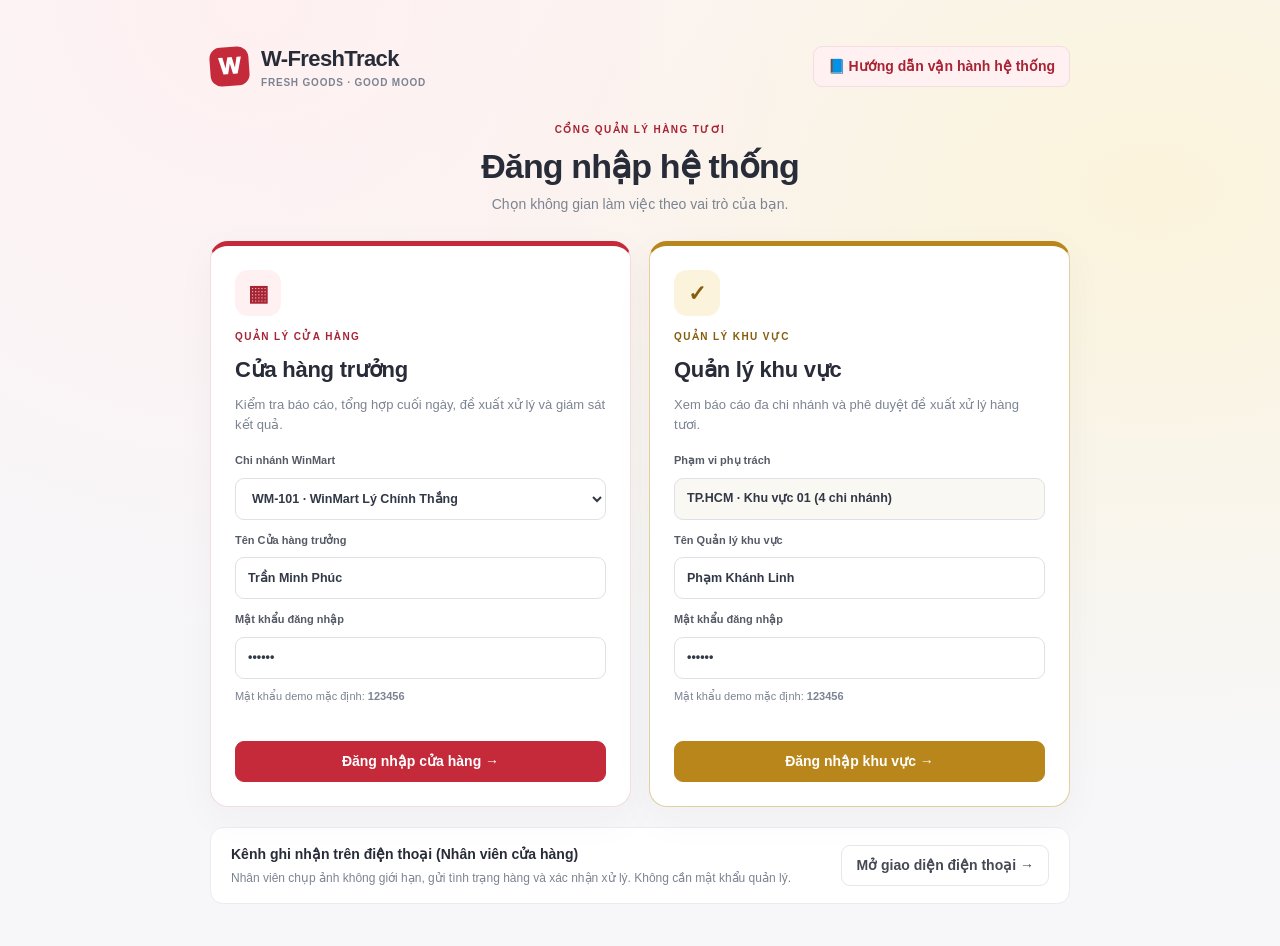
<file: index.html>
<!doctype html>
<html lang="vi">
<head>
  <meta charset="utf-8">
  <meta name="viewport" content="width=device-width,initial-scale=1">
  <title>Đăng nhập hệ thống · W-FreshTrack 0.8</title>
  <link rel="stylesheet" href="styles.css">
  <script src="script.js" defer></script>
</head>
<body data-route-role="login" data-route-page="login" data-mode="login" data-role="manager">
  <div class="mobile-mask" id="mask"></div>
  <div class="shell">
    <aside class="side" id="side"></aside>
    <div class="main">
      <header class="top" id="top"></header>
      <main class="workspace" id="app"></main>
    </div>
  </div>
  <div class="overlay" id="overlay"></div>
  <div class="toast" id="toast" role="status"></div>
  <noscript>Vui lòng bật JavaScript để sử dụng W-FreshTrack.</noscript>
</body>
</html>
</file>
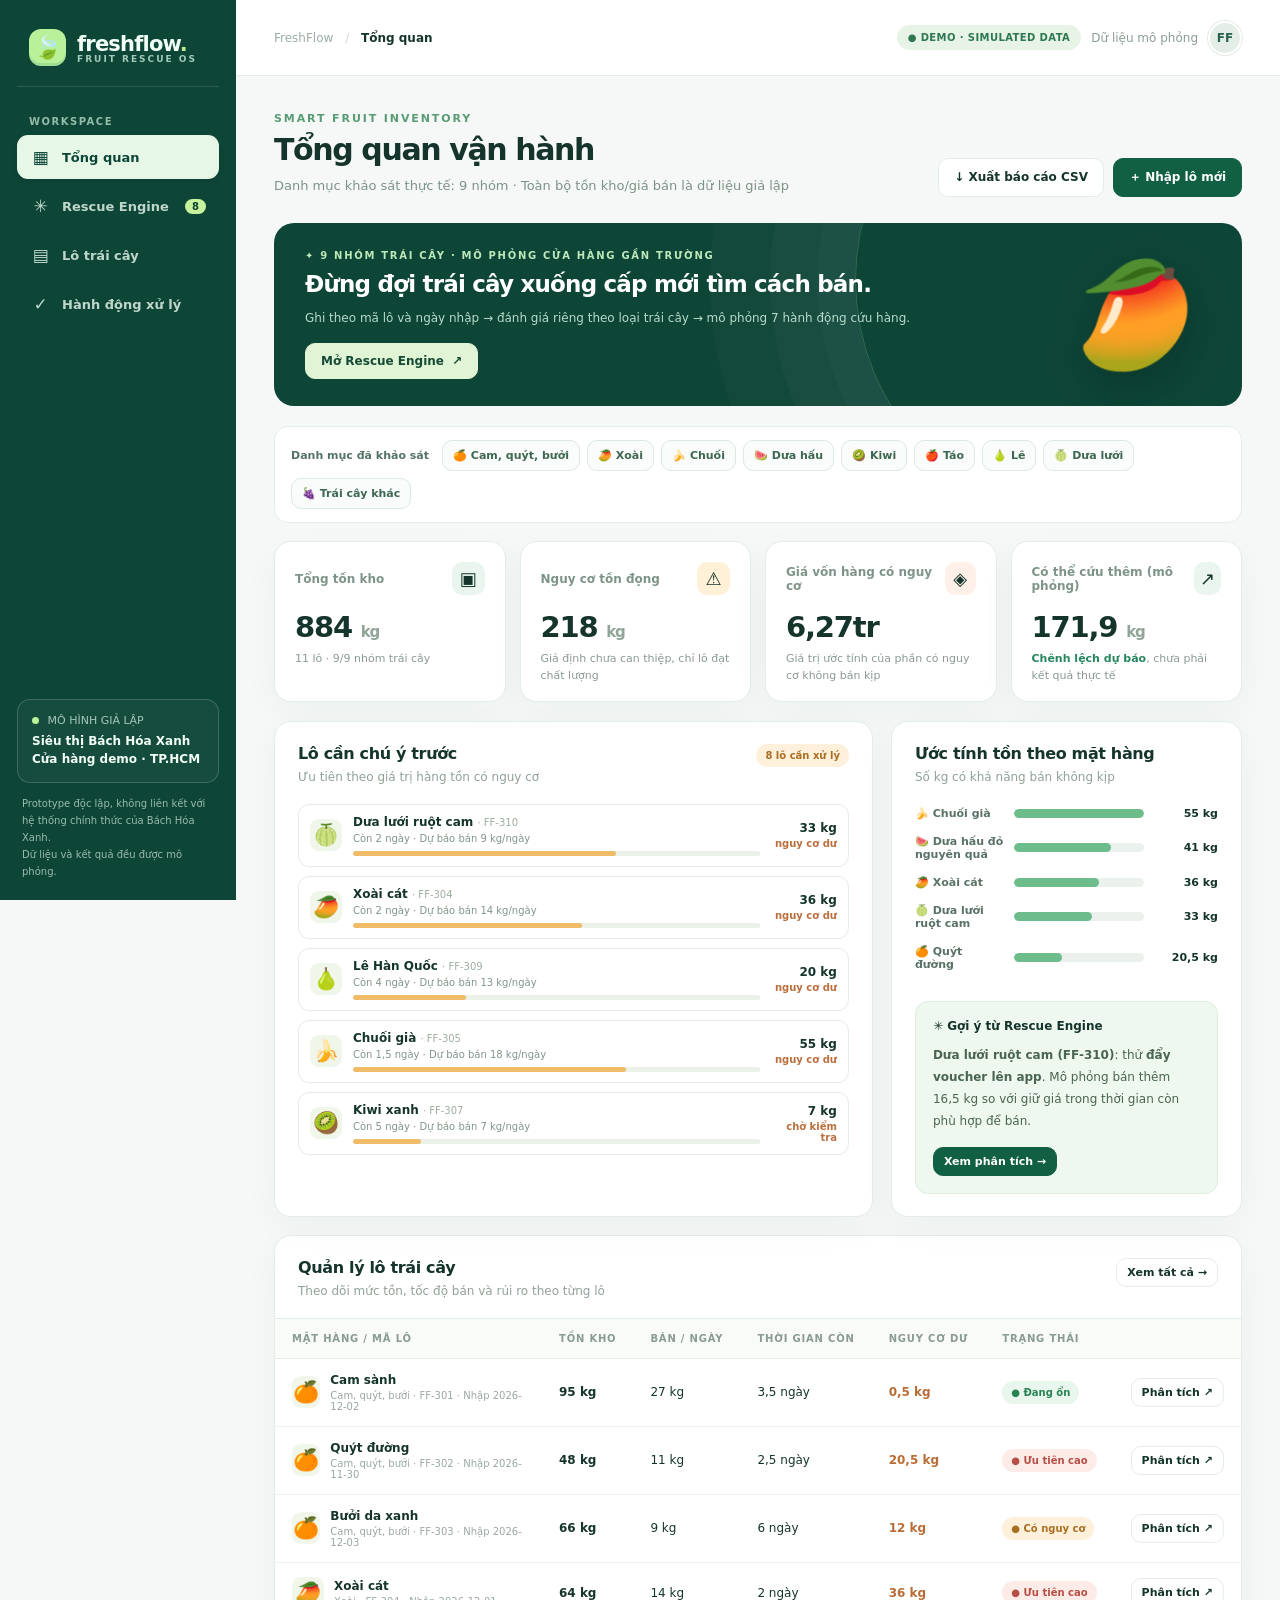
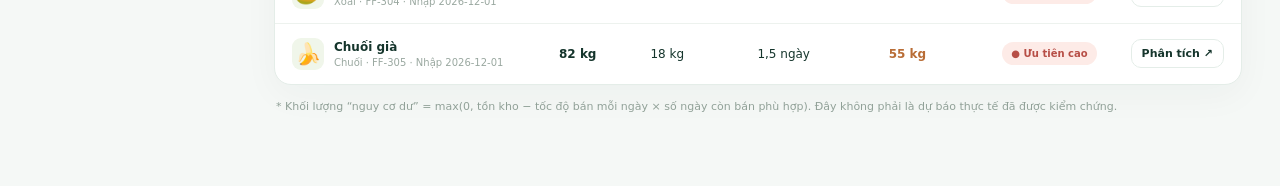
<file: index.html.html>
<!DOCTYPE html>
<html lang="vi">
<head>
  <meta charset="UTF-8" />
  <meta name="viewport" content="width=device-width, initial-scale=1.0" />
  <meta name="theme-color" content="#093f35" />
  <title>FreshFlow | Rescue Engine — giao diện tinh gọn</title>
  <style>
    :root{--ink:#15352c;--ink2:#3d574e;--muted:#84968e;--pine:#0d4537;--pine2:#14634b;--green:#218257;--mint:#cceddb;--lime:#dcf4ad;--canvas:#f5f8f6;--white:#ffffff;--line:#e4ede8;--amber:#b76c22;--amber-bg:#fff3dc;--red:#ba554f;--red-bg:#fff0ed;--shadow:0 10px 36px rgba(17,61,42,.04);--radius:17px;}
    *{box-sizing:border-box}body{margin:0;color:var(--ink);font-family:Inter,'Segoe UI',system-ui,-apple-system,sans-serif;background:var(--canvas);font-size:14px}button,input,select{font:inherit}button{cursor:pointer}button:disabled{cursor:not-allowed;opacity:.5}a{color:inherit;text-decoration:none}svg{display:block}.hidden{display:none!important}
    .app{display:grid;grid-template-columns:236px minmax(0,1fr);min-height:100vh}.sidebar{background:var(--pine);color:#f2fff7;padding:29px 17px 20px;display:flex;flex-direction:column;gap:24px;position:sticky;top:0;height:100vh;z-index:20}.brand{display:flex;align-items:center;gap:11px;padding:0 12px 20px;border-bottom:1px solid #ffffff20}.brand-mark{height:37px;width:37px;background:#b9f09a;border-radius:12px;display:grid;place-items:center;font-size:22px;box-shadow:inset 0 -3px 0 #399d6f33}.brand-name{font-weight:800;letter-spacing:-.8px;font-size:21px}.brand small{display:block;font-size:9px;color:#a3cbb9;letter-spacing:2px;font-weight:700;margin-top:-2px}.nav-title{font-size:10px;letter-spacing:1.5px;font-weight:800;color:#94bca9;margin:5px 12px 8px}.nav{display:grid;gap:5px}.nav-btn{background:transparent;color:#bfd7cb;border:none;border-radius:11px;padding:12px 13px;text-align:left;display:flex;align-items:center;gap:11px;width:100%;font-size:13px;font-weight:700}.nav-btn:hover{background:#ffffff10;color:white}.nav-btn.active{background:#e7f7e7;color:var(--pine);box-shadow:0 3px 6px #00000010}.nav-btn .ico{font-size:17px;width:21px;text-align:center}.nav-count{margin-left:auto;background:#c7f29e;border-radius:20px;padding:2px 7px;color:#0b3e2e;font-size:10px}.sidebar-bottom{margin-top:auto}.store-chip{border:1px solid #ffffff2c;border-radius:13px;padding:14px;background:#ffffff0a}.store-chip small{display:block;color:#a6c6ba;font-size:11px;margin-bottom:5px}.store-chip strong{font-size:12px;line-height:1.4}.store-dot{display:inline-block;width:7px;height:7px;background:#b9f09a;border-radius:50%;margin-right:5px}.sim-small{font-size:10px;color:#9bbcaf;line-height:1.7;margin-top:12px;padding:0 5px}
    .main{min-width:0}.topbar{height:76px;background:#fff;border-bottom:1px solid var(--line);display:flex;align-items:center;justify-content:space-between;padding:0 38px;gap:15px}.breadcrumb{color:#9baea3;font-size:12px}.breadcrumb strong{color:var(--ink);font-weight:800}.top-actions{display:flex;align-items:center;gap:10px}.pill{padding:7px 11px;border-radius:999px;background:#e8f3e8;color:#2c7950;font-size:10px;font-weight:800;letter-spacing:.4px}.date-text{font-size:12px;color:#8b9e93}.avatar{width:34px;height:34px;background:#e4ede7;border:2px solid #fff;box-shadow:0 0 0 1px #e2ede5;border-radius:50%;display:grid;place-items:center;color:#27634c;font-weight:800;font-size:12px}.mobile-toggle{display:none}.content{max-width:1470px;padding:36px 38px 70px;margin:0 auto}.section-eyebrow{font-size:11px;font-weight:800;letter-spacing:1.9px;text-transform:uppercase;color:#579c75;margin:0 0 7px}.headrow{display:flex;align-items:flex-end;justify-content:space-between;gap:15px;margin-bottom:26px}.headrow h1{font-size:30px;line-height:1.23;letter-spacing:-1.4px;margin:0 0 6px;font-weight:800}.subtitle{margin:0;color:#7e9288;font-size:13px;line-height:1.7}.action-group{display:flex;gap:9px;flex-wrap:wrap}.btn{border:1px solid var(--line);background:white;color:var(--ink);padding:10px 15px;border-radius:10px;font-size:12px;font-weight:800;display:inline-flex;align-items:center;gap:8px;justify-content:center;transition:transform .16s,box-shadow .16s}.btn:hover:not(:disabled){transform:translateY(-1px);box-shadow:0 4px 14px #153d2918}.btn-primary{border-color:#126044;background:#126044;color:white}.btn-ghost{background:#f7faf8}.btn-mint{background:#dff5d5;border-color:#dff5d5;color:#164a34}.btn-danger{background:#fff1ee;color:#b24f46;border-color:#ffdfdb}.btn-sm{padding:7px 10px;font-size:11px}.btn-block{width:100%}
    .hero{background:var(--pine);min-height:165px;border-radius:20px;color:white;padding:27px 31px;display:flex;justify-content:space-between;gap:20px;overflow:hidden;position:relative;margin-bottom:20px}.hero>*{z-index:1}.hero:after{content:'';position:absolute;right:-95px;top:-184px;width:480px;height:480px;border:1px solid #bdecb436;border-radius:50%;box-shadow:0 0 0 38px #ffffff06,0 0 0 85px #ffffff06,0 0 0 145px #ffffff05}.hero-eyebrow{font-size:10px;font-weight:800;letter-spacing:1.7px;color:#bde8b9}.hero h2{font-size:23px;letter-spacing:-.8px;margin:8px 0;max-width:670px;line-height:1.35}.hero p{color:#b8dbca;margin:0;line-height:1.7;font-size:12px}.hero .btn{margin-top:15px}.hero-art{width:155px;min-width:155px;display:grid;place-items:center;font-size:100px;filter:drop-shadow(0 15px 20px #031b1555);transform:rotate(-10deg)}
    .kpi-grid{display:grid;grid-template-columns:repeat(4,minmax(0,1fr));gap:14px;margin-bottom:19px}.card{background:var(--white);border:1px solid var(--line);border-radius:var(--radius);box-shadow:var(--shadow)}.kpi{padding:20px 20px 17px;min-width:0}.kpi-top{display:flex;align-items:center;justify-content:space-between;gap:5px}.kpi .kpi-label{color:#7e9488;font-size:12px;font-weight:700}.kpi-icon{width:33px;height:33px;border-radius:10px;display:grid;place-items:center;font-size:18px;background:#eaf5ef}.kpi-val{font-size:29px;letter-spacing:-1.2px;font-weight:800;margin:15px 0 7px;white-space:nowrap}.kpi-foot{font-size:11px;color:#8a9a91;line-height:1.5}.kpi-foot b{color:#26865d}.kpi-amber .kpi-icon{background:#fff0d8}.kpi-red .kpi-icon{background:#fff1e9}
    .dash-grid{display:grid;grid-template-columns:minmax(0,1.45fr) minmax(295px,.85fr);gap:18px;margin-bottom:18px}.card-head{padding:22px 23px 16px;display:flex;justify-content:space-between;gap:8px;align-items:flex-start}.card-title{margin:0 0 5px;font-size:16px;font-weight:800;letter-spacing:-.35px}.card-sub{margin:0;font-size:12px;color:#91a197;line-height:1.6}.card-body{padding:0 23px 22px}.risk-list{display:grid;gap:9px}.risk-row{display:grid;grid-template-columns:32px minmax(0,1fr) 66px;align-items:center;gap:11px;border:1px solid var(--line);padding:10px 11px;border-radius:11px;cursor:pointer;background:#fff;transition:background .15s}.risk-row:hover{background:#f5faf6}.fruit-emoji{width:32px;height:32px;display:grid;place-items:center;background:#f0f6ea;border-radius:9px;font-size:21px}.risk-name{font-size:12px;font-weight:800;white-space:nowrap;overflow:hidden;text-overflow:ellipsis}.risk-details{font-size:10px;color:#829488;margin-top:4px}.risk-right{text-align:right;font-size:12px;font-weight:800}.risk-right small{display:block;font-size:10px;font-weight:600;color:#ba6f3d;margin-top:3px}.progress{height:5px;width:100%;background:#ebf0e9;border-radius:12px;overflow:hidden;margin-top:7px}.progress>span{display:block;height:100%;background:#efbd69;border-radius:12px}.progress.safe>span{background:#62bb8c}.insight{margin:0 23px 22px;padding:17px;background:#eff8ee;border:1px solid #dceede;border-radius:13px}.insight h4{display:flex;gap:7px;align-items:center;margin:0 0 11px;font-size:12px}.insight p{margin:0;font-size:12px;line-height:1.85;color:#496452}.insight button{margin-top:15px}.mini-bars{display:grid;gap:15px;padding:3px 0 8px}.mini-bar-row{display:grid;grid-template-columns:90px minmax(0,1fr) 65px;gap:9px;align-items:center;font-size:11px}.mini-bar-row label{font-weight:700;color:#597265}.mini-bar-track{height:9px;background:#ebf1ec;border-radius:30px;overflow:hidden}.mini-bar-track span{display:block;height:100%;background:#6dbd8c;border-radius:30px}.mini-bar-row b{text-align:right;font-size:11px}
    .table-card{overflow:hidden}.table-wrap{overflow:auto}.table{width:100%;border-collapse:collapse;min-width:775px}.table th{font-weight:800;font-size:10px;letter-spacing:.8px;color:#8a9b91;text-align:left;background:#f9fbf9;padding:14px 17px;border-top:1px solid var(--line);border-bottom:1px solid var(--line);white-space:nowrap}.table td{padding:14px 17px;border-bottom:1px solid #edf2ee;font-size:12px}.table tr:last-child td{border-bottom:none}.table tr:hover td{background:#fcfefc}.table .name-td{font-weight:800;display:flex;align-items:center;gap:10px}.name-td small{display:block;color:#9aa8a0;font-weight:500;margin-top:3px;font-size:10px}.tag{border-radius:999px;padding:6px 9px;font-size:10px;font-weight:800;display:inline-block;white-space:nowrap}.tag-risk{background:#fff0dc;color:#a96f21}.tag-critical{background:#fdebe7;color:#b74e46}.tag-ok{background:#e9f6ee;color:#278353}.tag-hold{background:#efedf9;color:#7562a2}.tag-neutral{background:#e9f0ec;color:#667d70}.filterline{display:flex;gap:8px;flex-wrap:wrap;justify-content:space-between;padding:0 22px 18px}.search{border:1px solid var(--line);border-radius:10px;outline:none;background:#fff;padding:10px 12px;min-width:235px;font-size:12px;color:var(--ink)}.search:focus{border-color:#68b88a;box-shadow:0 0 0 3px #a9e1bd55}.small-note{margin:13px 2px 0;font-size:11px;color:#91a198;line-height:1.7}
    .workspace{display:grid;grid-template-columns:minmax(270px,.85fr) minmax(0,1.45fr);gap:18px}.workspace .card{min-width:0}.form-section{padding:20px 23px 22px;border-top:1px solid var(--line)}.field{margin-bottom:17px}.field:last-child{margin-bottom:0}.field label{font-size:11px;font-weight:800;color:#4a6256;display:flex;justify-content:space-between;margin-bottom:9px}.field output{color:#228453;font-weight:800}.field select,.field input:not([type=range]){border:1px solid #e1ebe3;background:#fff;border-radius:10px;padding:10px;width:100%;color:var(--ink);outline:none;font-size:12px}.field input[type=range]{accent-color:#18784d;width:100%;cursor:pointer}.field-hint{font-size:10px;color:#94a397;margin-top:7px;line-height:1.55}.setting-group{display:grid;grid-template-columns:1fr 1fr;gap:12px}.segmented{display:flex;flex-wrap:wrap;background:#f2f6f2;padding:4px;border-radius:10px;gap:2px}.segmented button{border:none;background:transparent;padding:8px 10px;border-radius:8px;flex:1;white-space:nowrap;font-size:11px;font-weight:800;color:#85978b}.segmented button.active{background:#fff;box-shadow:0 1px 5px #1b483018;color:#1c6848}.rule-note{background:#f5faf5;border:1px dashed #bedec8;border-radius:11px;padding:13px;color:#698172;font-size:11px;line-height:1.75}.risk-status{background:#fffaed;border:1px solid #fae4b6;border-radius:12px;padding:13px 15px;margin:0 23px 17px;font-size:12px;line-height:1.8;color:#91631b}.risk-status.good{background:#eff9f0;border-color:#c7eacc;color:#397b4e}.risk-status.blocked{background:#fff0ed;border-color:#ffd6d0;color:#ab504a}
    .reco-highlight{background:#0d4537;border-radius:14px;margin:0 22px 16px;padding:22px;color:white;position:relative;overflow:hidden}.reco-highlight:after{content:'✳';position:absolute;right:14px;top:-25px;font-size:160px;color:#ffffff09}.reco-highlight>*{position:relative;z-index:1}.reco-top{color:#bde7bd;font-size:10px;letter-spacing:1.7px;font-weight:800}.reco-title{font-size:21px;letter-spacing:-.8px;font-weight:800;margin:10px 0}.reco-desc{color:#bfdac9;font-size:11px;line-height:1.8;margin:0 0 17px}.reco-metrics{display:grid;grid-template-columns:repeat(3,1fr);gap:10px;border-top:1px solid #ffffff2e;padding-top:15px}.reco-metrics label{font-size:9px;color:#a3c8b4;display:block;margin-bottom:5px}.reco-metrics strong{font-size:18px;letter-spacing:-.5px}.compare-head{display:flex;justify-content:space-between;align-items:center;gap:12px;margin:0 22px 11px}.compare-head b{font-size:12px}.compare-table{padding:0 14px 14px}.compare-row{display:grid;grid-template-columns:minmax(0,1.2fr) 76px 80px 78px 20px;gap:10px;align-items:center;border:1px solid transparent;border-radius:11px;padding:13px 8px;margin:3px 0;cursor:pointer}.compare-row:hover{background:#f8fbf8}.compare-row.selected{background:#edf7ed;border-color:#d6edd8}.compare-row.invalid{opacity:.45;cursor:not-allowed}.compare-name{font-weight:800;font-size:11px}.compare-detail{font-size:10px;color:#8fa196;margin-top:4px}.compare-val{font-size:11px;font-weight:800;text-align:right}.compare-val small{display:block;color:#9bac9f;font-weight:600;font-size:9px;margin-top:3px}.compare-check{width:15px;height:15px;border:1.5px solid #cbdace;border-radius:50%;display:grid;place-items:center;color:white;font-size:10px}.compare-row.selected .compare-check{background:#278c59;border-color:#278c59}.compare-row.invalid .compare-check{background:transparent}.compare-column-head{display:grid;grid-template-columns:minmax(0,1.2fr) 76px 80px 78px 20px;gap:10px;padding:0 21px;font-size:9px;font-weight:800;color:#8fa296;letter-spacing:.2px}.compare-column-head span:not(:first-child){text-align:right}.compare-column-head span:last-child{text-align:center}.reco-actions{border-top:1px solid var(--line);padding:18px 23px;display:flex;justify-content:space-between;gap:10px;align-items:center;flex-wrap:wrap}.reco-actions small{font-size:10px;color:#8aa093;line-height:1.7;max-width:340px}.compare-tip{margin:0 22px 18px;border-radius:12px;background:#f8faf6;padding:12px 14px;font-size:11px;color:#657c6c;line-height:1.7}.negative{color:#b6574c!important}.positive{color:#208257!important}.tabs{display:flex;gap:9px;align-items:center}.filter-button{border:1px solid var(--line);background:#fff;padding:8px 12px;border-radius:10px;font-size:11px;font-weight:800;color:#73877c}.filter-button.active{color:#187549;background:#e9f6ec;border-color:#cde7d4}.empty{padding:40px;text-align:center;color:#95a397;font-size:13px}.footnote{font-size:10px;color:#879b8e;line-height:1.8;margin-top:14px}.action-list{display:grid;gap:12px}.action-item{display:grid;grid-template-columns:42px minmax(0,1fr) auto;gap:15px;align-items:center;border-bottom:1px solid var(--line);padding:16px 22px}.action-item:last-child{border:none}.action-item .fruit-emoji{width:42px;height:42px}.action-item h4{margin:0 0 5px;font-size:12px}.action-item p{margin:0;font-size:11px;color:#8d9c90;line-height:1.6}.note-box{background:#edf7ef;border-radius:12px;padding:15px 17px;color:#477058;line-height:1.8;font-size:12px;margin-bottom:18px}
    .modal-backdrop{position:fixed;inset:0;background:#112b23ad;z-index:55;display:grid;place-items:center;padding:18px;backdrop-filter:blur(4px)}.modal{background:#fff;border-radius:18px;padding:23px;width:min(620px,100%);box-shadow:0 25px 80px #031d1533;max-height:91vh;overflow:auto}.modal-head{display:flex;justify-content:space-between;align-items:center;margin-bottom:20px}.modal-head h3{margin:0;font-size:19px}.close{width:30px;height:30px;border:none;border-radius:8px;background:#f0f5f1;font-size:22px;color:#597669}.modal-grid{display:grid;grid-template-columns:1fr 1fr;gap:12px}.modal-grid .field{margin-bottom:3px}.modal .field label{margin-bottom:6px}.modal-actions{display:flex;gap:9px;justify-content:flex-end;margin-top:24px}.toast{position:fixed;bottom:24px;right:24px;background:#0f4435;color:#f4fff8;padding:14px 18px;border-radius:12px;box-shadow:0 14px 50px #0c2e2455;z-index:80;max-width:360px;font-size:12px;line-height:1.7;animation:pop .2s ease}.toast b{display:block;font-size:13px}.copyright{margin-top:23px;font-size:10px;color:#9aaa9e;line-height:1.8}.rule-details{font-size:11px;color:#5e7366;line-height:1.8;padding:14px 18px;background:#f9fcf9;border-radius:12px;border:1px solid var(--line);margin-top:14px}.rule-details code{background:#eaf4e8;border-radius:5px;padding:1px 5px;font-size:10px}
    @keyframes pop{from{transform:translateY(12px);opacity:0}to{transform:translateY(0);opacity:1}}@media(max-width:1140px){.app{grid-template-columns:203px minmax(0,1fr)}.content{padding:28px 24px 55px}.topbar{padding:0 24px}.kpi-grid{grid-template-columns:repeat(2,1fr)}.dash-grid{grid-template-columns:1fr}.workspace{grid-template-columns:1fr}.sidebar{padding-left:11px;padding-right:11px}}@media(max-width:720px){.app{display:block}.sidebar{position:fixed;width:245px;left:-265px;transition:left .25s}.sidebar.open{left:0;box-shadow:0 0 0 100vmax #09211988}.mobile-toggle{display:grid;width:34px;height:34px;place-items:center;border:1px solid var(--line);border-radius:9px;background:#fff;color:var(--ink);font-size:19px}.topbar{height:64px;padding:0 16px}.date-text{display:none}.content{padding:24px 15px 55px}.headrow{align-items:stretch;flex-direction:column;gap:15px}.headrow h1{font-size:26px}.action-group .btn{flex:1}.hero{padding:22px;min-height:unset}.hero h2{font-size:20px}.hero-art{display:none}.kpi-grid{gap:9px}.kpi{padding:16px}.kpi-val{font-size:22px}.kpi-foot{font-size:10px}.card-head{padding:17px}.card-body{padding:0 17px 17px}.risk-row{gap:8px}.setting-group{grid-template-columns:1fr 1fr}.reco-metrics strong{font-size:15px}.reco-highlight{padding:18px;margin:0 13px 15px}.compare-head{margin:0 13px 11px}.compare-column-head,.compare-row{grid-template-columns:minmax(0,1.2fr) 67px 67px 18px;gap:5px}.compare-column-head span:nth-child(4),.compare-row>div:nth-child(4){display:none}.compare-table{padding:0 7px 10px}.compare-row{padding:12px 5px}.reco-actions{padding:16px}.compare-tip{margin:0 14px 14px}.filterline{padding:0 16px 15px}.search{width:100%;min-width:0}.modal-grid{grid-template-columns:1fr}.top-actions .pill{display:none}.table th,.table td{padding:13px 11px}.action-item{grid-template-columns:38px minmax(0,1fr);gap:9px}.action-item>.btn{grid-column:2;justify-self:start}}

    .category-strip,.category-filters{display:flex;flex-wrap:wrap;align-items:center;gap:7px;padding:13px 16px;border:1px solid var(--line);background:white;border-radius:14px;margin:0 0 18px}.category-title{font-size:11px;font-weight:800;color:#557365;margin-right:6px}.category-chip{border:1px solid #dce9e1;background:#f9fcfa;color:#3e6751;padding:8px 10px;border-radius:10px;font-size:11px;font-weight:750;cursor:pointer;transition:.15s}.category-chip:hover,.category-chip.active{border-color:#90cbaa;background:#e5f6eb;color:#156142}.category-filters{margin:0 22px 15px;background:#fafffb}.tiny-count{display:inline-grid;place-items:center;border-radius:30px;background:#eaf0eb;color:#627d68;font-size:9px;min-width:19px;height:19px;padding:0 4px;margin-left:4px}.quality-prompt{background:#fff8ec;border:1px solid #f3e6cf;border-radius:9px;padding:9px 11px;color:#81622e;font-size:11px;line-height:1.6;margin-bottom:12px}
  
/* Rescue Engine — thiết kế tối giản, ưu tiên quyết định */
.sr-shell{max-width:1080px;margin:auto;display:grid;gap:18px}
.sr-lotbar{background:#fff;border:1px solid var(--line);border-radius:17px;padding:21px 25px;display:flex;align-items:center;justify-content:space-between;gap:15px}
.sr-steps{font-size:10px;font-weight:850;letter-spacing:1.2px;color:#698878;text-transform:uppercase;margin:0 0 7px}
.sr-lotbar h2{font-size:21px;letter-spacing:-.5px;margin:0 0 5px}.sr-lotbar p{color:#708778;font-size:12px;margin:0}
.sr-selectbox{min-width:290px;max-width:390px;flex:0 0 37%}.sr-selectbox label{display:block;font-size:11px;color:#718c7e;font-weight:700;margin-bottom:7px}
.sr-selectbox select{width:100%;border:1px solid #dde7e0;background:#fafffb;border-radius:11px;padding:12px;color:var(--ink);font-size:13px;font-weight:700}
.sr-risk{border:1px solid #f2dfbd;background:#fffaf1;border-radius:17px;padding:23px 27px;display:flex;align-items:center;gap:25px}
.sr-risk.good{background:#f2faf5;border-color:#d6ebdd}.sr-risk.hold{background:#fff3f1;border-color:#f6d9d4}
.sr-riskmain{flex:1;min-width:0}.sr-riskmain h3{font-size:20px;letter-spacing:-.55px;margin:3px 0 8px;line-height:1.35}.sr-riskmain p{margin:0;font-size:13px;line-height:1.65;color:#786d52;max-width:625px}.sr-risk.good p{color:#587864}.sr-risk.hold p{color:#8e605c}
.sr-riskfigure{flex:0 0 auto;min-width:152px;text-align:right;border-left:1px solid #e9dbbf;padding-left:22px}.sr-riskfigure strong{display:block;font-size:38px;font-weight:850;letter-spacing:-1.7px;line-height:1.1;color:#a46b25}.sr-riskfigure span{font-size:11px;color:#89775a;font-weight:650}.sr-risk.good .sr-riskfigure strong{color:#377953}
.sr-decision{border:1px solid #dceae1;background:white;border-radius:18px;box-shadow:0 10px 40px rgba(21,70,45,.045);overflow:hidden}
.sr-decision-header{padding:27px 30px 17px}.sr-topline{display:flex;align-items:center;gap:8px;font-size:11px;letter-spacing:.7px;font-weight:850;color:#23835d;text-transform:uppercase;margin-bottom:12px}
.sr-decision h2{font-size:32px;letter-spacing:-1.1px;line-height:1.15;margin:0 0 12px}.sr-explain{color:#60786a;font-size:14px;line-height:1.72;max-width:710px;margin:0}
.sr-metrics{margin:6px 30px 25px;display:grid;grid-template-columns:repeat(3,1fr);border:1px solid #e7eee8;border-radius:13px;overflow:hidden;background:#f9fbf9}
.sr-metric{padding:19px 20px;min-width:0}.sr-metric+.sr-metric{border-left:1px solid #e5eee8}.sr-metric span{display:block;font-size:12px;color:#788f80;font-weight:700;margin-bottom:8px}.sr-metric strong{font-size:25px;letter-spacing:-.6px;font-weight:850;color:#17553b;display:block;white-space:nowrap}.sr-metric:nth-child(3) strong{color:#536e60}.sr-metric small{display:block;color:#93a399;font-size:10px;margin-top:5px}
.sr-cta{border-top:1px solid #edf1ee;padding:18px 30px 21px;display:flex;align-items:center;justify-content:space-between;gap:16px}.sr-cta p{font-size:11px;color:#84978b;line-height:1.6;margin:0;max-width:510px}.sr-cta .btn{padding:13px 19px;font-size:13px;white-space:nowrap}
.sr-more{border:1px solid var(--line);border-radius:17px;background:#fff;overflow:hidden}
.sr-morehead{width:100%;border:0;background:#fff;display:flex;align-items:center;gap:13px;text-align:left;padding:21px 24px;color:var(--ink)}
.sr-morehead:hover{background:#fafcfb}.sr-morehead .sr-moreicon{width:38px;height:38px;flex:0 0 auto;border-radius:11px;background:#ecf5ee;display:grid;place-items:center;font-size:18px}
.sr-morehead strong{display:block;font-size:15px;margin-bottom:4px}.sr-morehead small{display:block;font-size:12px;color:#89a095}.sr-morehead .sr-arrow{margin-left:auto;color:#4c7861;font-size:20px}
.sr-optionlist{padding:0 23px 23px;display:grid;gap:8px}
.sr-option{display:flex;gap:12px;align-items:center;justify-content:space-between;width:100%;text-align:left;background:#fff;border:1px solid #e4ece6;border-radius:12px;padding:14px 16px;cursor:pointer;color:var(--ink)}
.sr-option:hover{background:#f8fbf9}.sr-option.chosen{border-color:#78be98;background:#f1faf3}.sr-option:disabled{opacity:.5;cursor:not-allowed}
.sr-option-title{font-weight:800;font-size:13px}.sr-option-sub{display:block;margin-top:4px;font-size:11px;color:#8a9d8e;line-height:1.5}
.sr-option-values{display:flex;flex-wrap:wrap;gap:18px;text-align:right;align-items:center;justify-content:flex-end}.sr-option-values b{font-size:13px;white-space:nowrap}.sr-option-values small{display:block;color:#94a69a;font-size:10px;margin-top:2px}
.sr-settings{padding:0 24px 25px;border-top:1px solid var(--line)}.sr-settings-intro{padding:18px 0 6px;color:#7b9283;font-size:12px;line-height:1.7}.sr-settings .field{margin-bottom:17px}.sr-settings .field label{font-size:12px}.sr-settings .field select{font-size:13px}
.sr-settings-grid{display:grid;grid-template-columns:repeat(2,1fr);column-gap:32px;row-gap:2px}.sr-wide{grid-column:1/-1}.sr-settings .rule-note{margin-top:12px}
.sr-foot{color:#8d9d92;font-size:11px;line-height:1.7;padding:2px 2px 8px}
@media(max-width:730px){.sr-lotbar,.sr-risk,.sr-cta{flex-direction:column;align-items:stretch}.sr-lotbar{padding:18px}.sr-selectbox{width:100%;max-width:none;min-width:0;flex:auto}.sr-risk{padding:20px;gap:12px}.sr-riskfigure{border:0;border-top:1px solid #e9dbbf;padding:12px 0 0;text-align:left}.sr-riskfigure strong{font-size:29px}.sr-decision-header{padding:22px 20px 10px}.sr-decision h2{font-size:27px}.sr-metrics{margin:10px 17px 18px}.sr-metric{padding:13px 9px}.sr-metric strong{font-size:18px}.sr-metric span{font-size:10px}.sr-cta{padding:18px}.sr-cta .btn{width:100%}.sr-option{align-items:stretch;flex-direction:column}.sr-option-values{text-align:left;justify-content:flex-start}.sr-settings-grid{grid-template-columns:1fr}.sr-wide{grid-column:auto}}
</style>
</head>
<body>
<div class="app">
  <aside class="sidebar" id="sidebar">
    <div class="brand"><div class="brand-mark">🍃</div><div><div class="brand-name">freshflow<span style="color:#bde995">.</span></div><small>FRUIT RESCUE OS</small></div></div>
    <div><div class="nav-title">WORKSPACE</div><nav class="nav">
      <button class="nav-btn active" data-view="overview"><span class="ico">▦</span> Tổng quan</button>
      <button class="nav-btn" data-view="engine"><span class="ico">✳</span> Rescue Engine <span class="nav-count" id="navRisk">0</span></button>
      <button class="nav-btn" data-view="inventory"><span class="ico">▤</span> Lô trái cây</button>
      <button class="nav-btn" data-view="actions"><span class="ico">✓</span> Hành động xử lý</button>
    </nav></div>
    <div class="sidebar-bottom"><div class="store-chip"><small><span class="store-dot"></span> MÔ HÌNH GIẢ LẬP</small><strong>Siêu thị Bách Hóa Xanh<br/>Cửa hàng demo · TP.HCM</strong></div><div class="sim-small">Prototype độc lập, không liên kết với hệ thống chính thức của Bách Hóa Xanh.<br/>Dữ liệu và kết quả đều được mô phỏng.</div></div>
  </aside>
  <main class="main">
    <header class="topbar">
      <div style="display:flex;align-items:center;gap:12px"><button class="mobile-toggle" id="mobileMenu" aria-label="Mở menu">☰</button><div class="breadcrumb">FreshFlow <span style="padding:0 8px;color:#cedad2">/</span> <strong id="crumb">Tổng quan</strong></div></div>
      <div class="top-actions"><span class="pill">● DEMO · SIMULATED DATA</span><span class="date-text"><span id="currentDate">Dữ liệu mô phỏng</span></span><span class="avatar">FF</span></div>
    </header>
    <div class="content">
      <section id="view-overview" class="view"></section>
      <section id="view-engine" class="view hidden"></section>
      <section id="view-inventory" class="view hidden"></section>
      <section id="view-actions" class="view hidden"></section>
    </div>
  </main>
</div>
<div id="modalLayer"></div><div id="toastHolder"></div>
<script>
(function(){
'use strict';
const CATEGORIES=[
 {id:'citrus',name:'Cam, quýt, bưởi',emoji:'🍊',elasticity:1.35,appReach:1.38,comboReach:1.20,transferMin:1.5,transferKg:1450,note:'Kiểm tra vỏ dập, mốc, mất nước; cam/quýt/bưởi không ngọt thêm sau thu hoạch. Phân loại theo sản phẩm cụ thể.'},
 {id:'mango',name:'Xoài',emoji:'🥭',elasticity:1.75,appReach:1.62,comboReach:1.32,transferMin:2.5,transferKg:1800,note:'Ghi độ chín và độ cứng theo giống; xoài chín mềm cần bán sớm, không ưu tiên chuyển xa.'},
 {id:'banana',name:'Chuối',emoji:'🍌',elasticity:1.9,appReach:1.75,comboReach:1.35,transferMin:2.5,transferKg:1600,note:'Ghi cấp độ chín bằng kiểm tra thực tế; chuối chín cần ưu tiên trưng bày, giảm giá đúng thời điểm.'},
 {id:'watermelon',name:'Dưa hấu',emoji:'🍉',elasticity:1.25,appReach:1.37,comboReach:1.12,transferMin:3.5,transferKg:3500,note:'Kiểm tra nứt, dập và điều kiện bốc xếp; dưa hấu nguyên quả không ngọt thêm sau thu hoạch. Tính chi phí vận chuyển cao hơn.'},
 {id:'kiwi',name:'Kiwi',emoji:'🥝',elasticity:1.3,appReach:1.48,comboReach:1.24,transferMin:2,transferKg:1700,note:'Đánh giá độ cứng và lịch sử bảo quản; thời gian bán phù hợp phải nhập theo từng lô.'},
 {id:'apple',name:'Táo',emoji:'🍎',elasticity:1.1,appReach:1.28,comboReach:1.20,transferMin:1.5,transferKg:1800,note:'Kiểm tra vết dập, độ giòn và điều kiện bảo quản; ưu tiên quản lý tồn kho hơn là giảm giá gấp.'},
 {id:'pear',name:'Lê',emoji:'🍐',elasticity:1.35,appReach:1.42,comboReach:1.25,transferMin:2,transferKg:1900,note:'Kiểm tra độ cứng, tổn thương bề mặt và độ chín theo giống; không suy từ ngày nhập duy nhất.'},
 {id:'melon',name:'Dưa lưới',emoji:'🍈',elasticity:1.65,appReach:1.55,comboReach:1.26,transferMin:2.5,transferKg:3200,note:'Kiểm tra nứt, dập, mùi và cuống theo giống; điều kiện bảo quản và độ chín ảnh hưởng thời gian bán.'},
 {id:'other',name:'Trái cây khác',emoji:'🍇',elasticity:1.5,appReach:1.40,comboReach:1.25,transferMin:2,transferKg:2000,note:'Nhân viên cần thiết lập tiêu chuẩn đánh giá chất lượng theo từng sản phẩm, không dùng quy tắc chung.'}
];
const CATEGORY_LOOKUP=Object.fromEntries(CATEGORIES.map(c=>[c.id,c]));
const categoryOf=l=>CATEGORY_LOOKUP[l.category]||CATEGORY_LOOKUP.other;
const daysAgo=n=>{const d=new Date();d.setDate(d.getDate()-n);return [d.getFullYear(),String(d.getMonth()+1).padStart(2,'0'),String(d.getDate()).padStart(2,'0')].join('-')};
// Ngày nhập, giá, lượng bán và ngày còn bán đều là DỮ LIỆU GIẢ LẬP; không phải chuẩn hạn dùng.
const SEED=[
 {id:'FF-301',category:'citrus',fruit:'Cam sành',qty:95,velocity:27,days:3.5,price:32000,cost:20000,quality:'Đạt',ripeness:'Chín vừa',received:daysAgo(2),target:1.5,trend:[21,29,25,27,28,30,27]},
 {id:'FF-302',category:'citrus',fruit:'Quýt đường',qty:48,velocity:11,days:2.5,price:45000,cost:29000,quality:'Đạt',ripeness:'Không áp dụng',received:daysAgo(4),target:1.7,trend:[9,12,10,10,11,12,11]},
 {id:'FF-303',category:'citrus',fruit:'Bưởi da xanh',qty:66,velocity:9,days:6,price:62000,cost:40000,quality:'Đạt',ripeness:'Không áp dụng',received:daysAgo(1),target:1.2,trend:[8,11,8,7,10,9,10]},
 {id:'FF-304',category:'mango',fruit:'Xoài cát',qty:64,velocity:14,days:2,price:56000,cost:36000,quality:'Đạt',ripeness:'Chín ăn ngay',received:daysAgo(3),target:1.65,trend:[12,16,13,15,14,13,14]},
 {id:'FF-305',category:'banana',fruit:'Chuối già',qty:82,velocity:18,days:1.5,price:27000,cost:17000,quality:'Đạt',ripeness:'Chín ăn ngay',received:daysAgo(3),target:1.85,trend:[22,19,21,17,20,18,18]},
 {id:'FF-306',category:'watermelon',fruit:'Dưa hấu đỏ nguyên quả',qty:134,velocity:31,days:3,price:18000,cost:11000,quality:'Đạt',ripeness:'Không áp dụng',received:daysAgo(1),target:1.45,trend:[29,34,31,30,29,33,31]},
 {id:'FF-307',category:'kiwi',fruit:'Kiwi xanh',qty:42,velocity:7,days:5,price:125000,cost:90000,quality:'Cần kiểm tra',ripeness:'Chín vừa',received:daysAgo(2),target:1.3,trend:[6,8,7,6,7,8,7]},
 {id:'FF-308',category:'apple',fruit:'Táo Fuji',qty:110,velocity:24,days:5,price:69000,cost:47000,quality:'Đạt',ripeness:'Không áp dụng',received:daysAgo(2),target:1.4,trend:[20,24,21,28,22,26,24]},
 {id:'FF-309',category:'pear',fruit:'Lê Hàn Quốc',qty:72,velocity:13,days:4,price:78000,cost:54000,quality:'Đạt',ripeness:'Chín vừa',received:daysAgo(2),target:1.5,trend:[11,13,12,14,11,15,13]},
 {id:'FF-310',category:'melon',fruit:'Dưa lưới ruột cam',qty:51,velocity:9,days:2,price:63000,cost:43000,quality:'Đạt',ripeness:'Chín ăn ngay',received:daysAgo(2),target:1.8,trend:[8,10,9,11,8,9,8]},
 {id:'FF-311',category:'other',fruit:'Thanh long (minh họa)',qty:120,velocity:33,days:4,price:29000,cost:16000,quality:'Đạt',ripeness:'Không áp dụng',received:daysAgo(1),target:1.6,trend:[32,29,34,30,35,33,33]}
].map(l=>({...l,emoji:categoryOf(l).emoji,store:'Cửa hàng demo'}));
const STORE_KEY='freshflow_bhx_9nhom_v3';
const clone=a=>JSON.parse(JSON.stringify(a));
const fromStorage=()=>{try{const v=JSON.parse(localStorage.getItem(STORE_KEY));return v&&Array.isArray(v.lots)&&Array.isArray(v.actions)?v:null}catch(e){return null}};
const stored=fromStorage();
let lots=stored?stored.lots:clone(SEED),actions=stored?stored.actions:[];
let selectedId='FF-305',selectedStrategy=null,view='overview',searchTerm='',filter='all',categoryFilter='all';
let compareOpen=false,advancedOpen=false;
let factors={demand:100,maxDiscount:25,minMargin:8,objective:'balance',daysOverride:null};
const labels={overview:'Tổng quan',engine:'Rescue Engine',inventory:'Lô trái cây',actions:'Hành động xử lý'};
const objLabel={profit:'Tối đa lãi',balance:'Cân bằng',waste:'Giảm hàng hủy'};
const STRATEGIES=[
 {id:'keep',name:'Giữ nguyên giá',sub:'Bán theo tốc độ hiện tại',discount:0,reach:1},
 {id:'off10',name:'Giảm giá 10%',sub:'Tem ưu đãi tại quầy',discount:.10,reach:1},
 {id:'off20',name:'Giảm giá 20%',sub:'Tem ưu đãi tại quầy',discount:.20,reach:1},
 {id:'off30',name:'Giảm giá 30%',sub:'Tem ưu đãi tại quầy',discount:.30,reach:1},
 {id:'combo',name:'Bán combo trái cây',sub:'Chiết khấu tương đương 12%',discount:.12,reach:1.34,variable:900},
 {id:'app',name:'Đẩy voucher lên app',sub:'Voucher 12% + tăng độ phủ',discount:.12,reach:1.55,fixed:50000},
 {id:'transfer',name:'Chuyển sang cửa hàng B',sub:'Chuyển 50% lô; mất 0,35 ngày',discount:0,reach:1}
];
const dNum=n=>new Intl.NumberFormat('vi-VN',{maximumFractionDigits:1}).format(n);
const money=n=>(n<0?'-':'')+new Intl.NumberFormat('vi-VN',{maximumFractionDigits:0}).format(Math.abs(Math.round(n)))+'đ';
const moneyShort=n=>{const x=Math.abs(n);return (n<0?'-':'')+(x>=1000000?(x/1000000).toFixed(2).replace('.',',')+'tr':x>=1000?Math.round(x/1000)+'k':Math.round(x)+'đ')};
const percent=n=>Math.round(n*100)+'%';
const escapeHtml=s=>String(s).replaceAll('&','&amp;').replaceAll('<','&lt;').replaceAll('>','&gt;').replaceAll('"','&quot;').replaceAll("'",'&#039;');
function save(){try{localStorage.setItem(STORE_KEY,JSON.stringify({lots,actions}))}catch(e){}}
function getLot(){return lots.find(x=>x.id===selectedId)||lots[0]||null}
function safeQty(n){return Number.isFinite(n)?Math.max(0,n):0}
function originalRisk(l){return Math.max(0,l.qty-l.velocity*l.days)}
function riskClass(l){if(l.quality!=='Đạt')return 'hold';const waste=originalRisk(l),portion=l.qty>0?waste/l.qty:0;if(portion>.40||l.days<=1)return 'critical';if(portion>.13||l.days<=2)return 'risk';return 'ok'}
function riskTag(l){let c=riskClass(l);return c==='hold'?(l.quality==='Không đạt'?'<span class="tag tag-critical">⛔ Không được bán</span>':'<span class="tag tag-hold">⏸ Chờ kiểm tra</span>'):c==='critical'?'<span class="tag tag-critical">● Ưu tiên cao</span>':c==='risk'?'<span class="tag tag-risk">● Có nguy cơ</span>':'<span class="tag tag-ok">● Đang ổn</span>'}
function demandMult(discount,elasticity,reach){return Math.pow(1/Math.max(.05,1-discount),elasticity)*reach}
function optimize(l,override=false){
 let horizon=override&&factors.daysOverride!==null?Number(factors.daysOverride):l.days;
 let demand=override?factors.demand/100:1;
 const cat=categoryOf(l),e=cat.elasticity,disposal=1500,qty=l.qty,rate=l.velocity*demand,fullCost=qty*l.cost;
 let outcomes=STRATEGIES.map(s=>{
   let allowed=l.quality==='Đạt'&&horizon>0&&s.discount*100<= (override?factors.maxDiscount:25) &&(l.price*(1-s.discount)>=l.cost*(1+(override?factors.minMargin:8)/100));
   let sold=0,fixed=s.fixed||0,variable=0,reason='';
   if(s.id==='transfer'){
     if(horizon<cat.transferMin)allowed=false;
     let moved=qty*.5,remaining=qty-moved;
     const localSold=Math.min(remaining,rate*horizon);
     const targetSold=Math.min(moved,rate*l.target*Math.max(0,horizon-.35));
     sold=localSold+targetSold;
     variable=moved*cat.transferKg;
     fixed=35000;
     reason=horizon<cat.transferMin?`Không ưu tiên chuyển nhóm ${cat.name.toLowerCase()} khi thời gian bán còn dưới ${cat.transferMin} ngày.`:'Cần xác nhận tồn kho, năng lực cửa hàng nhận và điều kiện vận chuyển.';
   }else{
     const categoryReach=s.id==='app'?cat.appReach:s.id==='combo'?cat.comboReach:1;
     sold=Math.min(qty,rate*horizon*demandMult(s.discount,e,categoryReach));
     variable=sold*(s.variable||0);
   }
   if(s.id==='combo')reason='Chỉ tính doanh thu phần trái cây; chưa tính lợi nhuận sản phẩm ghép.';
   if(s.id==='app')reason='Chi phí chiến dịch giả định 50.000đ/lô.';
   if(s.id==='keep')reason='Không phát sinh chi phí triển khai.';
   if(s.discount>0&&l.price*(1-s.discount)<l.cost*(1+(override?factors.minMargin:8)/100))reason='Không đạt ngưỡng biên lợi nhuận tối thiểu.';
   if(s.discount*100>(override?factors.maxDiscount:25))reason='Vượt trần mức giảm giá.';
   if(l.quality!=='Đạt')reason='Phải kiểm tra chất lượng trước khi được phép bán.';
   const waste=safeQty(qty-sold),revenue=sold*l.price*(1-s.discount),ops=fixed+variable,net=revenue-fullCost-ops-waste*disposal;
   return {...s,allowed,sold,waste,revenue,ops,net,horizon,reason};
 });
 const base=outcomes.find(x=>x.id==='keep');
 outcomes=outcomes.map(o=>({...o,delta:o.net-base.net,rescued:base.waste-o.waste,rate:qty>0?o.sold/qty:0,score:o.net-o.waste*(override?(factors.objective==='profit'?0:factors.objective==='balance'?6000:18000):6000)}));
 const ranked=outcomes.filter(x=>x.allowed).sort((a,b)=>b.score-a.score);
 return {outcomes,base,best:ranked[0]||null,days:horizon};
}
function totals(){const qty=lots.reduce((a,l)=>a+l.qty,0);let projectedWaste=0,avoided=0,valueAtRisk=0,critical=0;for(const l of lots){if(l.quality!=='Đạt'){critical++;continue}const result=optimize(l);projectedWaste+=result.base.waste;avoided+=Math.max(0,result.base.waste-(result.best?.waste??result.base.waste));valueAtRisk+=result.base.waste*l.cost;if(riskClass(l)==='critical'||riskClass(l)==='risk')critical++}return {qty,projectedWaste,avoided,valueAtRisk,critical};}
function fruitName(l){return `<span class="name-td"><span class="fruit-emoji">${l.emoji}</span><span>${escapeHtml(l.fruit)}<small>${escapeHtml(categoryOf(l).name)} · ${escapeHtml(l.id)} · Nhập ${escapeHtml(l.received||'Chưa ghi')}</small></span></span>`}
function onNav(next){view=next;document.querySelectorAll('.view').forEach(el=>el.classList.add('hidden'));document.getElementById('view-'+next).classList.remove('hidden');document.getElementById('crumb').textContent=labels[next];document.querySelectorAll('.nav-btn').forEach(btn=>btn.classList.toggle('active',btn.dataset.view===next));document.getElementById('sidebar').classList.remove('open');render()}
function header(eyebrow,title,sub,buttons=''){return `<div class="headrow"><div><p class="section-eyebrow">${eyebrow}</p><h1>${title}</h1><p class="subtitle">${sub}</p></div><div class="action-group">${buttons}</div></div>`}
function inventoryTable(items,canFilter=false){if(!items.length)return '<div class="empty">Không tìm thấy lô hàng phù hợp.</div>';return `<div class="table-wrap"><table class="table"><thead><tr><th>MẶT HÀNG / MÃ LÔ</th><th>TỒN KHO</th><th>BÁN / NGÀY</th><th>THỜI GIAN CÒN</th><th>NGUY CƠ DƯ</th><th>TRẠNG THÁI</th><th></th></tr></thead><tbody>${items.map(l=>`<tr><td>${fruitName(l)}</td><td><strong>${dNum(l.qty)} kg</strong></td><td>${dNum(l.velocity)} kg</td><td>${dNum(l.days)} ngày</td><td><b style="color:${originalRisk(l)>0?'#b96d36':'#218257'}">${dNum(originalRisk(l))} kg</b></td><td>${riskTag(l)}</td><td style="white-space:nowrap"><button class="btn btn-sm" data-open-lot="${escapeHtml(l.id)}">Phân tích ↗</button>${l.quality!=='Đạt'?` <button class="btn btn-sm" data-verify-lot="${escapeHtml(l.id)}">Kiểm định</button>`:''}</td></tr>`).join('')}</tbody></table></div>`}
function renderOverview(){const t=totals();let risky=[...lots].filter(l=>riskClass(l)!=='ok').sort((a,b)=>(originalRisk(b)*b.cost)-(originalRisk(a)*a.cost));let sorted=[...lots].filter(l=>l.quality==='Đạt').sort((a,b)=>originalRisk(b)-originalRisk(a)).slice(0,5);let max=Math.max(1,...sorted.map(l=>originalRisk(l)));const highlights=risky.filter(l=>l.quality==='Đạt');const top=highlights[0];let topEval=top?optimize(top):null;
 document.getElementById('view-overview').innerHTML=`${header('SMART FRUIT INVENTORY','Tổng quan vận hành','Danh mục khảo sát thực tế: 9 nhóm · Toàn bộ tồn kho/giá bán là dữ liệu giả lập',`<button class="btn" id="exportDashboard">↓ Xuất báo cáo CSV</button><button class="btn btn-primary" data-add-lot>＋ Nhập lô mới</button>`)}
 <div class="hero"><div><div class="hero-eyebrow">✦ 9 NHÓM TRÁI CÂY · MÔ PHỎNG CỬA HÀNG GẦN TRƯỜNG</div><h2>Đừng đợi trái cây xuống cấp mới tìm cách bán.</h2><p>Ghi theo mã lô và ngày nhập → đánh giá riêng theo loại trái cây → mô phỏng 7 hành động cứu hàng.</p><button class="btn btn-mint" data-nav="engine">Mở Rescue Engine <span>↗</span></button></div><div class="hero-art">🥭</div></div>
 <div class="category-strip"><span class="category-title">Danh mục đã khảo sát</span>${CATEGORIES.map(c=>`<button class="category-chip" data-category-nav="${c.id}">${c.emoji} ${c.name}</button>`).join('')}</div>
 <div class="kpi-grid">
   <div class="card kpi"><div class="kpi-top"><span class="kpi-label">Tổng tồn kho</span><span class="kpi-icon">▣</span></div><div class="kpi-val">${dNum(t.qty)} <span style="font-size:15px;color:#91a598;font-weight:600">kg</span></div><div class="kpi-foot">${lots.length} lô · ${new Set(lots.map(l=>l.category)).size}/9 nhóm trái cây</div></div>
   <div class="card kpi kpi-amber"><div class="kpi-top"><span class="kpi-label">Nguy cơ tồn đọng</span><span class="kpi-icon">⚠</span></div><div class="kpi-val">${dNum(t.projectedWaste)} <span style="font-size:15px;color:#91a598;font-weight:600">kg</span></div><div class="kpi-foot">Giả định chưa can thiệp, chỉ lô đạt chất lượng</div></div>
   <div class="card kpi kpi-red"><div class="kpi-top"><span class="kpi-label">Giá vốn hàng có nguy cơ</span><span class="kpi-icon">◈</span></div><div class="kpi-val">${moneyShort(t.valueAtRisk)}</div><div class="kpi-foot">Giá trị ước tính của phần có nguy cơ không bán kịp</div></div>
   <div class="card kpi"><div class="kpi-top"><span class="kpi-label">Có thể cứu thêm (mô phỏng)</span><span class="kpi-icon">↗</span></div><div class="kpi-val">${dNum(t.avoided)} <span style="font-size:15px;color:#91a598;font-weight:600">kg</span></div><div class="kpi-foot"><b>Chênh lệch dự báo</b>, chưa phải kết quả thực tế</div></div>
 </div>
 <div class="dash-grid"><div class="card"><div class="card-head"><div><h3 class="card-title">Lô cần chú ý trước</h3><p class="card-sub">Ưu tiên theo giá trị hàng tồn có nguy cơ</p></div><span class="tag tag-risk">${t.critical} lô cần xử lý</span></div><div class="card-body"><div class="risk-list">${risky.slice(0,5).map(l=>{const w=originalRisk(l);return `<div class="risk-row" data-open-lot="${escapeHtml(l.id)}"><div class="fruit-emoji">${l.emoji}</div><div><div class="risk-name">${escapeHtml(l.fruit)} <span style="font-weight:500;color:#9cae9e;font-size:10px">· ${escapeHtml(l.id)}</span></div><div class="risk-details">Còn ${dNum(l.days)} ngày · Dự báo bán ${dNum(l.velocity)} kg/ngày</div><div class="progress ${w===0?'safe':''}"><span style="width:${Math.min(100,w/l.qty*100)}%"></span></div></div><div class="risk-right">${dNum(w)} kg<small>${l.quality==='Đạt'?'nguy cơ dư':'chờ kiểm tra'}</small></div></div>`}).join('')||'<div class="empty">Chưa có lô nguy cơ.</div>'}</div></div></div>
 <div class="card"><div class="card-head"><div><h3 class="card-title">Ước tính tồn theo mặt hàng</h3><p class="card-sub">Số kg có khả năng bán không kịp</p></div></div><div class="card-body"><div class="mini-bars">${sorted.map(l=>`<div class="mini-bar-row"><label>${l.emoji} ${escapeHtml(l.fruit)}</label><div class="mini-bar-track"><span style="width:${Math.max(1,originalRisk(l)/max*100)}%"></span></div><b>${dNum(originalRisk(l))} kg</b></div>`).join('')}</div></div><div class="insight"><h4>✳ Gợi ý từ Rescue Engine</h4><p>${top&&topEval?.best?`<b>${escapeHtml(top.fruit)} (${escapeHtml(top.id)})</b>: thử <b>${escapeHtml(topEval.best.name.toLowerCase())}</b>. Mô phỏng bán thêm ${dNum(Math.max(0,topEval.best.rescued))} kg so với giữ giá trong thời gian còn phù hợp để bán.`:'Chọn một lô đạt chất lượng để nhận đề xuất phương án phù hợp.'}</p><button class="btn btn-primary btn-sm" data-open-lot="${escapeHtml(top?top.id:lots[0]?.id||'')}">Xem phân tích →</button></div></div></div>
 <div class="card table-card"><div class="card-head"><div><h3 class="card-title">Quản lý lô trái cây</h3><p class="card-sub">Theo dõi mức tồn, tốc độ bán và rủi ro theo từng lô</p></div><button class="btn btn-sm" data-nav="inventory">Xem tất cả →</button></div>${inventoryTable(lots.slice(0,5))}</div><p class="small-note">* Khối lượng “nguy cơ dư” = max(0, tồn kho − tốc độ bán mỗi ngày × số ngày còn bán phù hợp). Đây không phải là dự báo thực tế đã được kiểm chứng.</p>`;
}
function renderEngine(){
 const l=getLot();if(!l){document.getElementById('view-engine').innerHTML='<p>Chưa có lô hàng.</p>';return}
 const e=optimize(l,true),best=e.best;
 const selected=e.outcomes.find(o=>o.id===selectedStrategy&&o.allowed)||best;
 selectedStrategy=selected?.id||null;
 const blocked=l.quality!=='Đạt';
 const risk=e.base.waste,good=risk<=0;
 const riskLabel=blocked?'CẦN KIỂM TRA CHẤT LƯỢNG':good?'ĐANG TRONG TẦM KIỂM SOÁT':'CẢNH BÁO TỒN ĐỌNG';
 const riskTitle=blocked?'Chưa được phép đề xuất bán':good?'Lô này có khả năng bán kịp':'Có nguy cơ không bán hết trước khi xuống cấp';
 const riskBody=blocked?'Nhân viên cần kiểm tra trực tiếp và xác nhận chất lượng. Hệ thống tạm khóa mọi đề xuất bán để bảo đảm an toàn.':good?'Dự báo theo tốc độ bán hiện tại không phát sinh hàng dư. Tiếp tục theo dõi nếu sức mua thay đổi.':`Nếu giữ nguyên cách bán hiện tại, ước tính ${dNum(risk)} kg có thể không bán kịp. Hệ thống đã so sánh các phương án để giảm nguy cơ này.`;
 const explain=o=>{
  if(!o)return 'Không có phương án đáp ứng giới hạn hiện tại. Hãy kiểm tra lại chất lượng và chính sách.';
  if(o.id==='transfer')return 'Chuyển một phần lô sang cửa hàng B có nhu cầu giả định cao hơn; đã tính chi phí và thời gian vận chuyển.';
  if(o.id==='app')return 'Đề xuất ưu đãi trên ứng dụng để tiếp cận thêm khách hàng. Chi phí chiến dịch đã được tính trong mô phỏng.';
  if(o.id==='combo')return 'Ghép trái cây vào combo để tăng lượng bán. Lợi nhuận của sản phẩm đi kèm chưa được tính.';
  if(o.discount>0)return 'Điều chỉnh giá bán để kích cầu nhưng vẫn tuân thủ trần giảm giá và biên lợi nhuận tối thiểu.';
  return 'Tiếp tục bán với giá hiện tại và theo dõi lượng tiêu thụ; chưa cần khuyến mãi thêm.';
 };
 const delta=selected?.delta||0;
 const signedDelta=(delta>0?'+':'')+moneyShort(delta);
 const eligible=e.outcomes.filter(o=>o.allowed).sort((a,b)=>b.score-a.score);
 const options=e.outcomes.map(o=>`<button type="button" class="sr-option ${selected?.id===o.id?'chosen':''}" data-strategy="${o.id}" ${o.allowed?'':'disabled'}><div><span class="sr-option-title">${escapeHtml(o.name)} ${best?.id===o.id?'· ★ Đề xuất':''}</span><small class="sr-option-sub">${escapeHtml(o.allowed?o.sub:(o.reason||'Không đủ điều kiện'))}</small></div><div class="sr-option-values"><div><b>${o.rescued>=0?'+':''}${dNum(o.rescued)} kg</b><small>Bán thêm</small></div><div><b style="color:${o.delta<0?'#b76c22':'#197752'}">${o.delta>0?'+':''}${moneyShort(o.delta)}</b><small>Chênh lệch lãi/lỗ</small></div><div style="font-size:17px;color:#25855a">${selected?.id===o.id?'✓':'○'}</div></div></button>`).join('');
 document.getElementById('view-engine').innerHTML=`${header('TRỢ LÝ QUYẾT ĐỊNH','Rescue Engine','Một lô hàng · Một quyết định rõ ràng. Xem thông tin chi tiết chỉ khi cần.',`<button class="btn" id="exportEngine">↓ Xuất CSV</button><button class="btn btn-primary" data-add-lot>＋ Thêm lô</button>`)}
 <div class="sr-shell">
  <section class="sr-lotbar" aria-label="Chọn lô trái cây"><div><div class="sr-steps">BƯỚC 1 · CHỌN LÔ HÀNG</div><h2>${l.emoji} ${escapeHtml(l.fruit)}</h2><p>${escapeHtml(l.id)} · ${dNum(l.qty)} kg tồn · Còn ${dNum(e.days)} ngày bán phù hợp · ${riskTag(l)}</p></div><div class="sr-selectbox"><label for="lotSelector">Đổi lô trái cây</label><select id="lotSelector">${lots.map(x=>`<option value="${escapeHtml(x.id)}" ${x.id===l.id?'selected':''}>${x.emoji} ${escapeHtml(x.fruit)} · ${escapeHtml(x.id)}</option>`).join('')}</select></div></section>
  <section class="sr-risk ${blocked?'hold':good?'good':''}" aria-label="Cảnh báo tồn đọng"><div class="sr-riskmain"><div class="sr-steps">BƯỚC 2 · ${riskLabel}</div><h3>${riskTitle}</h3><p>${riskBody}</p></div><div class="sr-riskfigure"><strong>${blocked?'—':dNum(risk)+' kg'}</strong><span>${blocked?'Chờ kết quả kiểm tra':'Dự kiến tồn đọng nếu giữ giá'}</span></div></section>
  <section class="sr-decision"><div class="sr-decision-header"><div class="sr-topline">✦ BƯỚC 3 · ${selected&&selected.id!==best?.id?'PHƯƠNG ÁN ĐANG SO SÁNH':'HỆ THỐNG ĐỀ XUẤT'}</div><h2>${blocked?'Kiểm tra chất lượng trước':selected?escapeHtml(selected.name):'Chưa có đề xuất hợp lệ'}</h2><p class="sr-explain">${blocked?'Chỉ khi nhân viên xác nhận lô đạt yêu cầu, hệ thống mới cho phép tạo phiếu xử lý bán hàng.':explain(selected)}</p></div>
  ${selected&&!blocked?`<div class="sr-metrics"><div class="sr-metric"><span>Trái cây bán thêm</span><strong>${selected.rescued>0?'+':''}${dNum(selected.rescued)} kg</strong><small>So với giữ nguyên giá</small></div><div class="sr-metric"><span>Chênh lệch lãi/lỗ</span><strong style="color:${delta<0?'#a86b2e':''}">${signedDelta}</strong><small>So với giữ nguyên giá</small></div><div class="sr-metric"><span>Còn nguy cơ tồn</span><strong>${dNum(selected.waste)} kg</strong><small>Ước tính sau hành động</small></div></div>`:''}
  <div class="sr-cta"><p>${blocked?'Không thể tạo phiếu bán trước khi kiểm tra.':selected&&selected.id!==best?.id?'Đây là phương án m đang xem, không phải đề xuất đứng đầu.':'Đây là khuyến nghị mô phỏng. Quản lý cần kiểm tra điều kiện thực tế trước khi thực hiện.'}</p>${blocked?`<button class="btn btn-primary" data-verify-lot="${escapeHtml(l.id)}">Kiểm tra chất lượng →</button>`:`<button class="btn btn-primary" id="applyStrategy" ${selected?'':'disabled'}>Tạo phiếu xử lý →</button>`}</div>
  </section>
  <section class="sr-more"><button type="button" class="sr-morehead" data-toggle-compare aria-expanded="${compareOpen}"><span class="sr-moreicon">⇄</span><span><strong>So sánh các phương án khác</strong><small>${eligible.length} phương án hợp lệ · Chỉ mở khi cần phân tích sâu</small></span><span class="sr-arrow">${compareOpen?'⌃':'⌄'}</span></button>${compareOpen?`<div class="sr-optionlist">${options}</div>`:''}</section>
  <section class="sr-more"><button type="button" class="sr-morehead" data-toggle-advanced aria-expanded="${advancedOpen}"><span class="sr-moreicon">⚙</span><span><strong>Điều chỉnh giả định & xem cách tính</strong><small>Sức mua · Thời gian bán · Chính sách giá · Mục tiêu tối ưu</small></span><span class="sr-arrow">${advancedOpen?'⌃':'⌄'}</span></button>${advancedOpen?`<div class="sr-settings"><div class="sr-settings-intro">Các thông số dưới đây dùng để thử nghiệm. Không phải dữ liệu vận hành thật của Bách Hóa Xanh.</div><div class="sr-settings-grid"><div class="field"><label>Sức mua dự kiến <output id="demandOutput">${factors.demand}%</output></label><input type="range" id="demandSlider" min="50" max="180" step="5" value="${factors.demand}"/><div class="field-hint">100% = tốc độ bán gần đây.</div></div><div class="field"><label>Ngày còn bán phù hợp <output id="daysOutput">${dNum(e.days)} ngày</output></label><input type="range" id="daysSlider" min="0" max="14" step="0.5" value="${e.days}"/><div class="field-hint">Phải dựa vào kiểm tra chất lượng.</div></div><div class="field"><label>Trần giảm giá</label><select id="discountLimit"><option value="10" ${factors.maxDiscount==10?'selected':''}>10%</option><option value="20" ${factors.maxDiscount==20?'selected':''}>20%</option><option value="25" ${factors.maxDiscount==25?'selected':''}>25%</option><option value="30" ${factors.maxDiscount==30?'selected':''}>30%</option></select></div><div class="field"><label>Biên lợi nhuận tối thiểu</label><select id="marginLimit"><option value="0" ${factors.minMargin==0?'selected':''}>0% trên vốn</option><option value="8" ${factors.minMargin==8?'selected':''}>8% trên vốn</option><option value="15" ${factors.minMargin==15?'selected':''}>15% trên vốn</option><option value="25" ${factors.minMargin==25?'selected':''}>25% trên vốn</option></select></div><div class="field sr-wide"><label>Mục tiêu ưu tiên</label><div class="segmented"><button data-objective="profit" class="${factors.objective==='profit'?'active':''}">Tối đa lợi nhuận</button><button data-objective="balance" class="${factors.objective==='balance'?'active':''}">Cân bằng</button><button data-objective="waste" class="${factors.objective==='waste'?'active':''}">Giảm tồn đọng</button></div></div></div><button type="button" class="btn btn-sm" id="resetScenario" style="margin-top:9px">↺ Đặt lại giả định</button><details class="rule-details" style="margin-top:16px"><summary>Công thức và giới hạn mô hình</summary><p>Dự báo bán = min(tồn kho, tốc độ bán × ngày còn bán × hệ số phản ứng giá và kênh bán).</p><p>Chênh lệch lãi/lỗ = lãi/lỗ phương án được chọn − lãi/lỗ nếu giữ giá. Đã tính giá vốn cả lô, phí xử lý tồn dự kiến và chi phí vận hành giả định.</p><p>Hệ thống chỉ xem xét phương án thỏa kiểm tra chất lượng, trần giảm giá và biên lợi nhuận tối thiểu. Đây là mô hình heuristic giả lập, không phải AI được huấn luyện trên dữ liệu doanh nghiệp.</p><p>Lưu ý nhóm hàng: ${escapeHtml(categoryOf(l).note)}</p></details></div>`:''}</section>
  <p class="sr-foot">DEMO / SIMULATED DATA — Không kết nối với hệ thống bán hàng. Lượng hàng không bán kịp là nguy cơ tồn, chưa đồng nghĩa hư hỏng. Mọi phương án cần xác nhận thực địa.</p>
 </div>`;
}
function renderInventory(){let items=lots.filter(l=>(categoryFilter==='all'||l.category===categoryFilter)&&(filter==='all'||(filter==='risk'&&riskClass(l)!=='ok')||(filter==='ok'&&riskClass(l)==='ok'))&&(`${l.id} ${l.fruit} ${categoryOf(l).name}`.toLowerCase().includes(searchTerm.toLowerCase())));document.getElementById('view-inventory').innerHTML=`${header('BATCH MANAGEMENT','Danh sách lô trái cây','Phân loại 9 nhóm từ khảo sát của m; quản lý lô, ngày nhập và đánh giá chất lượng riêng.',`<button class="btn" id="resetDemo">↺ Khôi phục dữ liệu demo</button><button class="btn" id="exportInventory">↓ Xuất CSV</button><button class="btn btn-primary" data-add-lot>＋ Nhập lô mới</button>`)}<div class="card table-card"><div class="card-head"><div><h3 class="card-title">Danh mục hàng hóa <span class="tag tag-neutral">${items.length}/${lots.length} lô</span></h3><p class="card-sub">Chọn nhóm sản phẩm để lọc. Mỗi nhóm có hệ số mô phỏng và lưu ý đánh giá riêng.</p></div></div><div class="category-filters"><button class="category-chip ${categoryFilter==='all'?'active':''}" data-category="all">Tất cả 9 nhóm</button>${CATEGORIES.map(c=>`<button class="category-chip ${categoryFilter===c.id?'active':''}" data-category="${c.id}">${c.emoji} ${c.name} <span class="tiny-count">${lots.filter(l=>l.category===c.id).length}</span></button>`).join('')}</div><div class="filterline"><div class="tabs"><button class="filter-button ${filter==='all'?'active':''}" data-filter="all">Tất cả</button><button class="filter-button ${filter==='risk'?'active':''}" data-filter="risk">Cần chú ý</button><button class="filter-button ${filter==='ok'?'active':''}" data-filter="ok">Ổn định</button></div><input id="inventorySearch" class="search" placeholder="⌕ Tìm nhóm, tên hoặc mã lô..." value="${escapeHtml(searchTerm)}" /></div>${inventoryTable(items)}</div><p class="small-note">Ngày nhập và số ngày còn bán phù hợp là hai dữ liệu khác nhau. Ngày còn bán phải dựa trên kiểm tra, không tính máy móc bằng một hạn dùng chung cho cả loại trái cây. Dữ liệu hiện tại chỉ để demo.</p>`}
function renderActions(){document.getElementById('view-actions').innerHTML=`${header('EXECUTION LOG','Phiếu xử lý','Theo dõi đề xuất đã được tạo từ Rescue Engine. Không thực hiện giao dịch hay đổi giá thật.',`<button class="btn" id="exportActions">↓ Xuất nhật ký</button><button class="btn btn-primary" data-nav="engine">＋ Đề xuất mới</button>`)}<div class="note-box"><b>Quy trình mô phỏng:</b> Chọn phương án trong Rescue Engine → tạo phiếu xử lý → quản lý kiểm tra chất lượng, năng lực thực hiện và duyệt → nhân viên đánh dấu hoàn tất. Bản demo không kết nối POS, app hay kho thực tế.</div><div class="card"><div class="card-head"><div><h3 class="card-title">Nhật ký đề xuất</h3><p class="card-sub">${actions.length} phiếu đã được tạo</p></div><span class="tag tag-neutral">LOCAL DEMO</span></div><div class="action-list">${actions.length?actions.map(a=>`<div class="action-item"><div class="fruit-emoji">${a.emoji}</div><div><h4>${escapeHtml(a.fruit)} · ${escapeHtml(a.strategy)} <span class="tag ${a.status==='Hoàn tất'?'tag-ok':'tag-risk'}">${escapeHtml(a.status)}</span></h4><p>${escapeHtml(a.id)} · ${escapeHtml(a.time)} · Dự báo bán thêm ${dNum(a.rescued)} kg · ${a.delta>=0?'+':''}${money(a.delta)} so với giữ giá</p></div>${a.status==='Chờ duyệt'?`<button class="btn btn-sm" data-complete="${a.actionId}">✓ Đánh dấu hoàn tất</button>`:'<span style="font-size:11px;color:#7dab8d">Đã ghi nhận</span>'}</div>`).join(''):'<div class="empty"><div style="font-size:34px;margin-bottom:9px">🗂</div>Chưa có phiếu nào. Vào Rescue Engine để tạo đề xuất đầu tiên.</div>'}</div></div>`}
function render(){if(!getLot()&&lots.length)selectedId=lots[0].id;document.getElementById('navRisk').textContent=totals().critical;if(view==='overview')renderOverview();else if(view==='engine')renderEngine();else if(view==='inventory')renderInventory();else renderActions();}
function openLot(id){if(!lots.some(x=>x.id===id))return;selectedId=id;selectedStrategy=null;factors.daysOverride=null;compareOpen=false;advancedOpen=false;onNav('engine')}
function toast(title,sub=''){const holder=document.getElementById('toastHolder');holder.innerHTML=`<div class="toast"><b>${escapeHtml(title)}</b>${escapeHtml(sub)}</div>`;setTimeout(()=>{holder.innerHTML=''},4200)}
function openModal(){document.getElementById('modalLayer').innerHTML=`<div class="modal-backdrop" id="modalBackdrop"><form class="modal" id="addLotForm"><div class="modal-head"><h3>Nhập lô trái cây mới</h3><button class="close" type="button" data-close-modal>×</button></div><p class="subtitle" style="margin-bottom:18px">Ghi nhóm hàng theo danh mục cửa hàng và lưu ngày nhập, độ chín, chất lượng từng lô.</p><div class="modal-grid"><div class="field"><label for="newCategory">Nhóm trái cây *</label><select id="newCategory" name="category" required>${CATEGORIES.map(c=>`<option value="${c.id}">${c.emoji} ${c.name}</option>`).join('')}</select></div><div class="field"><label for="newFruit">Tên sản phẩm cụ thể *</label><input id="newFruit" name="fruit" maxlength="60" required placeholder="Ví dụ: Quýt đường" /></div><div class="field"><label for="newReceived">Ngày nhập *</label><input id="newReceived" name="received" type="date" required value="${daysAgo(0)}" /></div><div class="field"><label for="newRipeness">Độ chín khi kiểm tra</label><select id="newRipeness" name="ripeness"><option>Không áp dụng</option><option>Xanh / cứng</option><option>Chín vừa</option><option>Chín ăn ngay</option></select></div><div class="field"><label for="newQty">Tồn kho (kg) *</label><input id="newQty" name="qty" type="number" min="0.1" step="any" required value="50" /></div><div class="field"><label for="newVelocity">Ước lượng bán (kg/ngày) *</label><input id="newVelocity" name="velocity" type="number" min="0.1" step="any" required value="12" /></div><div class="field"><label for="newDays">Số ngày còn bán phù hợp *</label><input id="newDays" name="days" type="number" min="0" max="30" step="0.5" required value="2" /></div><div class="field"><label for="newPrice">Giá bán (đ/kg) *</label><input id="newPrice" name="price" type="number" min="1000" step="1000" required value="48000" /></div><div class="field"><label for="newCost">Giá vốn (đ/kg) *</label><input id="newCost" name="cost" type="number" min="1" step="any" required value="28000" /></div><div class="field"><label for="newQuality">Tình trạng kiểm tra *</label><select id="newQuality" name="quality"><option>Đạt</option><option>Cần kiểm tra</option><option>Không đạt</option></select></div><div class="field"><label for="newTarget">Sức mua cửa hàng B *</label><select name="target" id="newTarget"><option value="1.2">1,2 lần</option><option value="1.6" selected>1,6 lần</option><option value="2.0">2,0 lần</option><option value="2.5">2,5 lần</option></select></div></div><p class="small-note">Toàn bộ dữ liệu demo lưu ngay trong trình duyệt. “Ngày còn bán phù hợp” là đánh giá thủ công, không phải hạn dùng cố định.</p><div class="modal-actions"><button class="btn" type="button" data-close-modal>Hủy</button><button class="btn btn-primary" type="submit">Thêm lô & phân tích →</button></div></form></div>`;document.getElementById('newCategory').focus()}
function closeModal(){document.getElementById('modalLayer').innerHTML=''}
function qualityModal(id){const l=lots.find(x=>x.id===id);if(!l)return;document.getElementById('modalLayer').innerHTML=`<div class="modal-backdrop" id="modalBackdrop"><form class="modal" id="qualityForm" data-quality-id="${escapeHtml(id)}"><div class="modal-head"><h3>Kiểm định lô ${escapeHtml(id)}</h3><button class="close" type="button" data-close-modal>×</button></div><p class="subtitle" style="margin-bottom:22px">${l.emoji} ${escapeHtml(l.fruit)} · ${dNum(l.qty)} kg tồn kho. Cần có nhân viên kiểm tra thực tế trước khi xác nhận.</p><div class="field"><label for="qualitySelect">Kết quả quan sát của nhân viên</label><select id="qualitySelect"><option value="Cần kiểm tra" ${l.quality==='Cần kiểm tra'?'selected':''}>Cần kiểm tra thêm (khóa bán)</option><option value="Đạt" ${l.quality==='Đạt'?'selected':''}>Đạt yêu cầu bán hàng</option><option value="Không đạt" ${l.quality==='Không đạt'?'selected':''}>Không đạt yêu cầu (khóa bán / xử lý)</option></select></div><div class="rule-note">⚠ Đây chỉ là thao tác nhập kết quả kiểm tra. Phần mềm không thể tự xác nhận an toàn vệ sinh thực phẩm từ ngày nhập hoặc màu sắc trái cây.</div><div class="modal-actions"><button type="button" class="btn" data-close-modal>Hủy</button><button type="submit" class="btn btn-primary">Lưu kết quả</button></div></form></div>`}
function addLot(form){const fd=new FormData(form);const fruit=String(fd.get('fruit')||'').trim(),category=String(fd.get('category')||'other'),received=String(fd.get('received')||'');const qty=+fd.get('qty'),velocity=+fd.get('velocity'),days=+fd.get('days'),price=+fd.get('price'),cost=+fd.get('cost');if(!fruit||!CATEGORY_LOOKUP[category]||!/^\d{4}-\d{2}-\d{2}$/.test(received)||![qty,velocity,days,price,cost].every(Number.isFinite)||qty<=0||velocity<=0||days<0||price<=0||cost<=0){toast('Dữ liệu không hợp lệ','Kiểm tra lại các trường bắt buộc.');return}if(received>daysAgo(0)){toast('Ngày nhập không hợp lệ','Không được nhập ngày trong tương lai.');return}if(cost>price*3){toast('Cần kiểm tra giá vốn','Giá vốn quá cao so với giá bán; hãy xác nhận lại.');return}const id='FF-'+String(Math.max(311,...lots.map(l=>parseInt(l.id.split('-')[1])||311))+1);lots.unshift({id,category,fruit,emoji:CATEGORY_LOOKUP[category].emoji,received,ripeness:String(fd.get('ripeness')||'Không áp dụng'),qty,velocity,days,price,cost,quality:String(fd.get('quality')),store:'Cửa hàng demo',target:+fd.get('target'),trend:[]});save();selectedId=id;selectedStrategy=null;factors.daysOverride=null;closeModal();onNav('engine');toast('Đã thêm '+id,'Mở mô phỏng phân tích cho '+fruit)}
function createAction(){const l=getLot(),r=optimize(l,true);const selected=r.outcomes.find(o=>o.id===selectedStrategy&&o.allowed);if(!l||!selected){toast('Không thể tạo phiếu','Chọn phương án hợp lệ sau khi kiểm tra chất lượng.');return}const time=new Date().toLocaleString('vi-VN',{hour:'2-digit',minute:'2-digit',day:'2-digit',month:'2-digit',year:'numeric'});actions.unshift({actionId:'ACT-'+Date.now(),id:l.id,emoji:l.emoji,fruit:l.fruit,strategy:selected.name,rescued:selected.rescued,delta:selected.delta,status:'Chờ duyệt',time});save();toast('Đã tạo phiếu xử lý','Phiếu được đưa vào danh sách chờ duyệt (mô phỏng).');onNav('actions')}
function resetScenario(){factors={demand:100,maxDiscount:25,minMargin:8,objective:'balance',daysOverride:null};selectedStrategy=null;renderEngine()}
function csv(rows,filename){const escapeCSV=v=>'"'+String(v??'').replaceAll('"','""')+'"';const contents='\ufeff'+rows.map(r=>r.map(escapeCSV).join(',')).join('\r\n');const blob=new Blob([contents],{type:'text/csv;charset=utf-8;'});const a=document.createElement('a');a.href=URL.createObjectURL(blob);a.download=filename;document.body.appendChild(a);a.click();setTimeout(()=>{URL.revokeObjectURL(a.href);a.remove()},100)}
function exportFile(actionsOnly=false){if(actionsOnly){csv([['Mã phiếu','Mã lô','Trái cây','Phương án','Cứu thêm (kg)','Chênh lệch lãi/lỗ (VND)','Trạng thái','Ngày tạo'],...actions.map(a=>[a.actionId,a.id,a.fruit,a.strategy,a.rescued,a.delta,a.status,a.time])],'freshflow_nhat_ky_xu_ly.csv');toast('Đã xuất CSV','Nhật ký phiếu xử lý giả lập.');return}csv([['Mã lô','Nhóm hàng','Trái cây','Ngày nhập','Độ chín','Tồn (kg)','Bán/ngày (kg)','Ngày còn bán phù hợp','Giá bán VND/kg','Giá vốn VND/kg','Chất lượng','Dư dự báo nếu giữ giá (kg)','Phương án gợi ý','Lượng bán thêm dự báo (kg)','Chênh lệch lãi/lỗ (VND)'],...lots.map(l=>{let r=optimize(l);return [l.id,categoryOf(l).name,l.fruit,l.received||'',l.ripeness||'',l.qty,l.velocity,l.days,l.price,l.cost,l.quality,Math.round(r.base.waste*10)/10,r.best?.name||'Chờ kiểm tra',Math.round((r.best?.rescued||0)*10)/10,Math.round(r.best?.delta||0)]})],'freshflow_bao_cao_lo_trai_cay.csv');toast('Đã xuất báo cáo CSV','Mở bằng Excel để xem dữ liệu mô phỏng.');}
// Event delegation: all view re-renders remain interactive.
document.addEventListener('click',e=>{
 const nav=e.target.closest('[data-nav]');if(nav){onNav(nav.dataset.nav);return}
 const menu=e.target.closest('#mobileMenu');if(menu){document.getElementById('sidebar').classList.toggle('open');return}
 const navBtn=e.target.closest('.nav-btn[data-view]');if(navBtn){onNav(navBtn.dataset.view);return}
 const verify=e.target.closest('[data-verify-lot]');if(verify){qualityModal(verify.dataset.verifyLot);return}
 const open=e.target.closest('[data-open-lot]');if(open){openLot(open.dataset.openLot);return}
 const strategy=e.target.closest('[data-strategy]');if(strategy){selectedStrategy=strategy.dataset.strategy;compareOpen=true;renderEngine();return}
 if(e.target.closest('[data-toggle-compare]')){compareOpen=!compareOpen;renderEngine();return}
 if(e.target.closest('[data-toggle-advanced]')){advancedOpen=!advancedOpen;renderEngine();return}
 const objective=e.target.closest('[data-objective]');if(objective){factors.objective=objective.dataset.objective;selectedStrategy=null;renderEngine();return}
 const catNav=e.target.closest('[data-category-nav]');if(catNav){categoryFilter=catNav.dataset.categoryNav;filter='all';searchTerm='';onNav('inventory');return}
 const catFilter=e.target.closest('[data-category]');if(catFilter){categoryFilter=catFilter.dataset.category;renderInventory();return}
 const filt=e.target.closest('[data-filter]');if(filt){filter=filt.dataset.filter;renderInventory();return}
 if(e.target.closest('[data-add-lot]')){openModal();return}
 if(e.target.closest('[data-close-modal]')||e.target.id==='modalBackdrop'){closeModal();return}
 if(e.target.closest('#resetScenario')){resetScenario();return}
 if(e.target.closest('#resetDemo')){if(confirm('Khôi phục dữ liệu minh họa 9 nhóm trái cây? Các phiếu và lô đã tự thêm trong bản demo sẽ mất.')){lots=clone(SEED);actions=[];selectedId='FF-305';categoryFilter='all';filter='all';searchTerm='';save();render();toast('Đã khôi phục dữ liệu mẫu','11 lô thuộc đủ 9 nhóm trái cây.')}return}
 if(e.target.closest('#applyStrategy')){createAction();return}
 if(e.target.closest('#exportDashboard')||e.target.closest('#exportEngine')||e.target.closest('#exportInventory')){exportFile();return}
 if(e.target.closest('#exportActions')){exportFile(true);return}
 const done=e.target.closest('[data-complete]');if(done){const a=actions.find(x=>x.actionId===done.dataset.complete);if(a){a.status='Hoàn tất';save();renderActions();toast('Đã cập nhật phiếu','Đã đánh dấu hoàn tất trong bản demo.')}return}
});
document.addEventListener('input',e=>{if(e.target.id==='demandSlider'){factors.demand=+e.target.value;document.getElementById('demandOutput').textContent=factors.demand+'%'}if(e.target.id==='daysSlider'){factors.daysOverride=+e.target.value;document.getElementById('daysOutput').textContent=dNum(factors.daysOverride)+' ngày'}if(e.target.id==='inventorySearch'){const cursor=e.target.selectionStart;searchTerm=e.target.value;renderInventory();const s=document.getElementById('inventorySearch');s.focus();s.setSelectionRange(cursor,cursor)}});
document.addEventListener('change',e=>{if(e.target.id==='demandSlider'||e.target.id==='daysSlider'){selectedStrategy=null;renderEngine();return}if(e.target.id==='lotSelector'){selectedId=e.target.value;factors.daysOverride=null;selectedStrategy=null;renderEngine()}if(e.target.id==='discountLimit'){factors.maxDiscount=+e.target.value;selectedStrategy=null;renderEngine()}if(e.target.id==='marginLimit'){factors.minMargin=+e.target.value;selectedStrategy=null;renderEngine()}});
document.addEventListener('submit',e=>{if(e.target.id==='addLotForm'){e.preventDefault();addLot(e.target)}if(e.target.id==='qualityForm'){e.preventDefault();const l=lots.find(x=>x.id===e.target.dataset.qualityId);if(l){l.quality=document.getElementById('qualitySelect').value;save();closeModal();render();toast('Đã cập nhật chất lượng',l.quality==='Đạt'?'Lô đủ điều kiện để phân tích phương án bán.':'Hệ thống sẽ không đề xuất bán lô này.')}}});
document.addEventListener('keydown',e=>{if(e.key==='Escape')closeModal()});
render();
})();
</script>
</body>
</html>
</file>
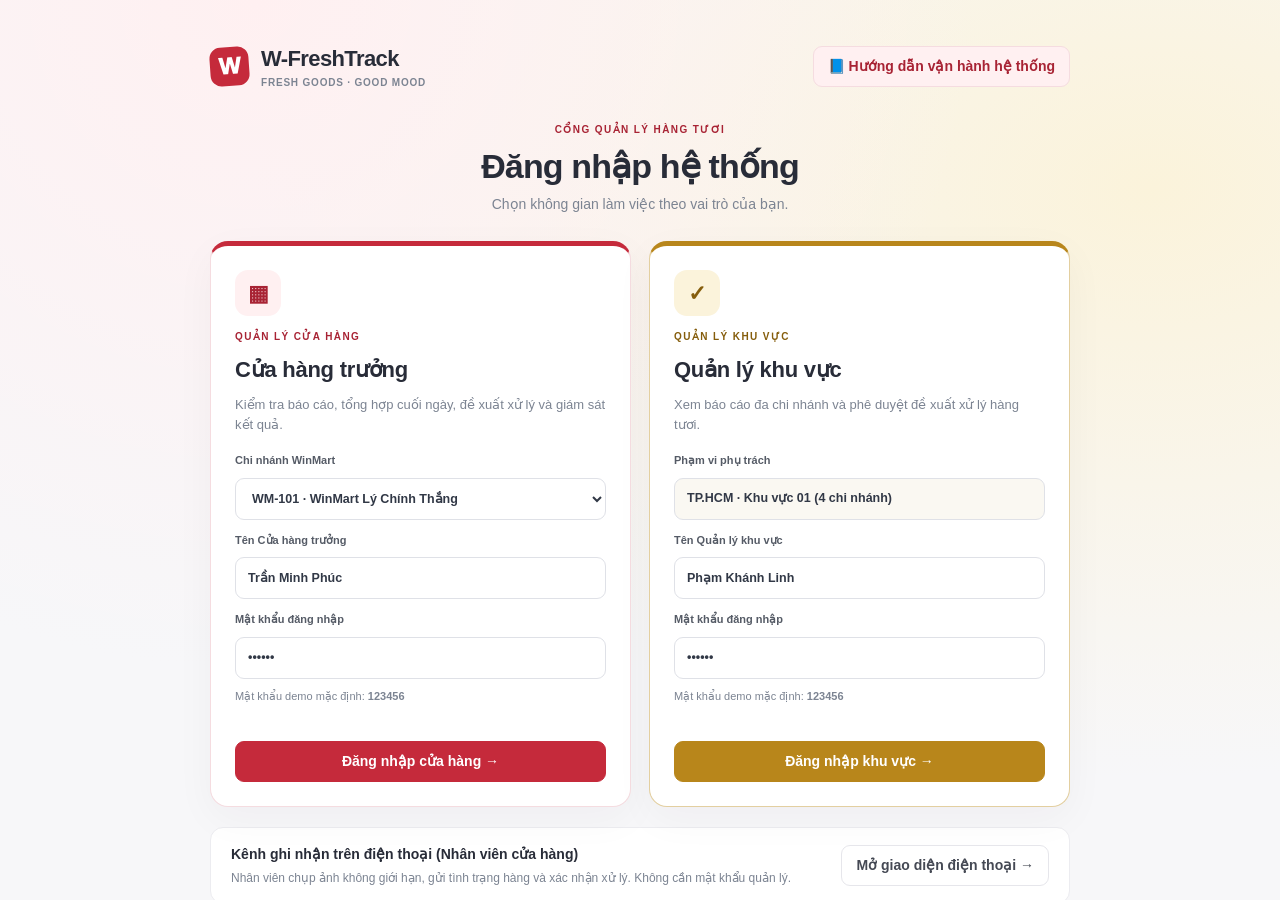
<file: modules/area/area-approvals.html>
<!doctype html>
<html lang="vi">
<head>
  <meta charset="utf-8">
  <meta name="viewport" content="width=device-width,initial-scale=1">
  <title>02. Phê duyệt đề xuất · W-FreshTrack 0.8</title>
  <link rel="stylesheet" href="../../styles.css">
  <script src="../../script.js" defer></script>
</head>
<body data-route-role="area" data-route-page="approvals" data-mode="web" data-role="area">
  <div class="mobile-mask" id="mask"></div>
  <div class="shell">
    <aside class="side" id="side"></aside>
    <div class="main">
      <header class="top" id="top"></header>
      <main class="workspace" id="app"></main>
    </div>
  </div>
  <div class="overlay" id="overlay"></div>
  <div class="toast" id="toast" role="status"></div>
  <noscript>Vui lòng bật JavaScript để sử dụng W-FreshTrack.</noscript>
</body>
</html>
</file>
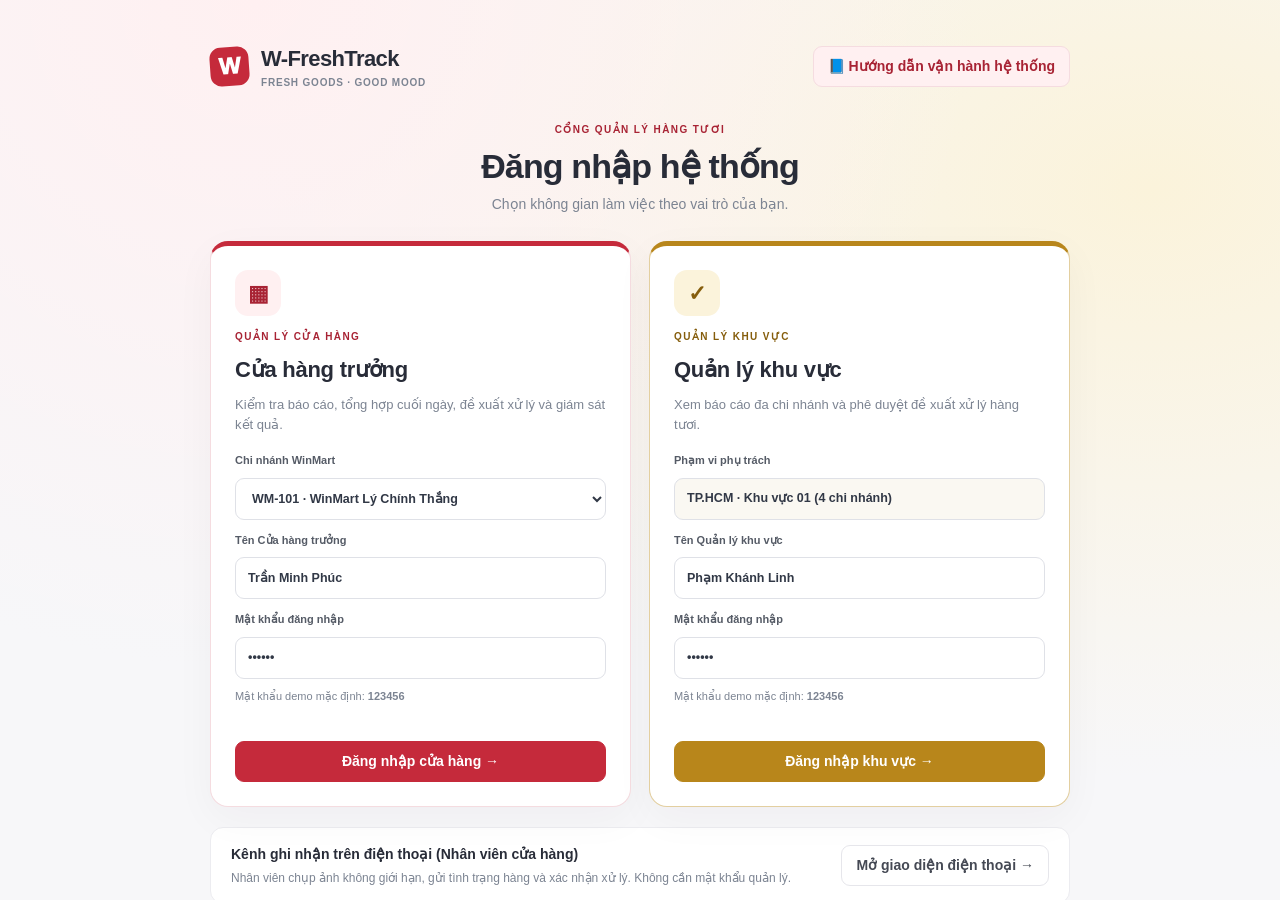
<file: modules/area/area-daily.html>
<!doctype html>
<html lang="vi">
<head>
  <meta charset="utf-8">
  <meta name="viewport" content="width=device-width,initial-scale=1">
  <title>03. Báo cáo theo ngày · W-FreshTrack 0.8</title>
  <link rel="stylesheet" href="../../styles.css">
  <script src="../../script.js" defer></script>
</head>
<body data-route-role="area" data-route-page="daily" data-mode="web" data-role="area">
  <div class="mobile-mask" id="mask"></div>
  <div class="shell">
    <aside class="side" id="side"></aside>
    <div class="main">
      <header class="top" id="top"></header>
      <main class="workspace" id="app"></main>
    </div>
  </div>
  <div class="overlay" id="overlay"></div>
  <div class="toast" id="toast" role="status"></div>
  <noscript>Vui lòng bật JavaScript để sử dụng W-FreshTrack.</noscript>
</body>
</html>
</file>
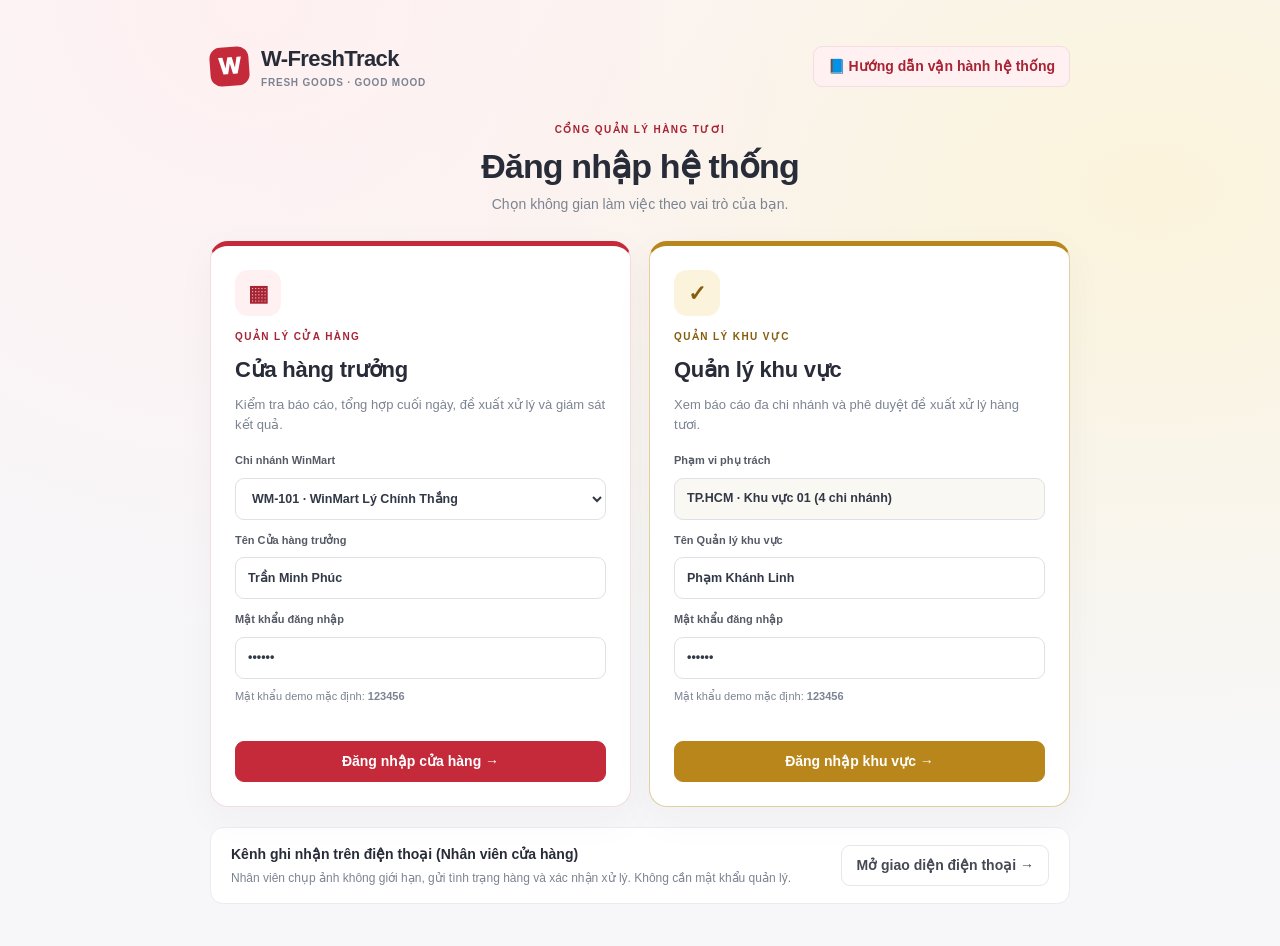
<file: modules/area/area-dashboard.html>
<!doctype html>
<html lang="vi">
<head>
  <meta charset="utf-8">
  <meta name="viewport" content="width=device-width,initial-scale=1">
  <title>01. Tổng quan khu vực · W-FreshTrack 0.8</title>
  <link rel="stylesheet" href="../../styles.css">
  <script src="../../script.js" defer></script>
</head>
<body data-route-role="area" data-route-page="dashboard" data-mode="web" data-role="area">
  <div class="mobile-mask" id="mask"></div>
  <div class="shell">
    <aside class="side" id="side"></aside>
    <div class="main">
      <header class="top" id="top"></header>
      <main class="workspace" id="app"></main>
    </div>
  </div>
  <div class="overlay" id="overlay"></div>
  <div class="toast" id="toast" role="status"></div>
  <noscript>Vui lòng bật JavaScript để sử dụng W-FreshTrack.</noscript>
</body>
</html>
</file>
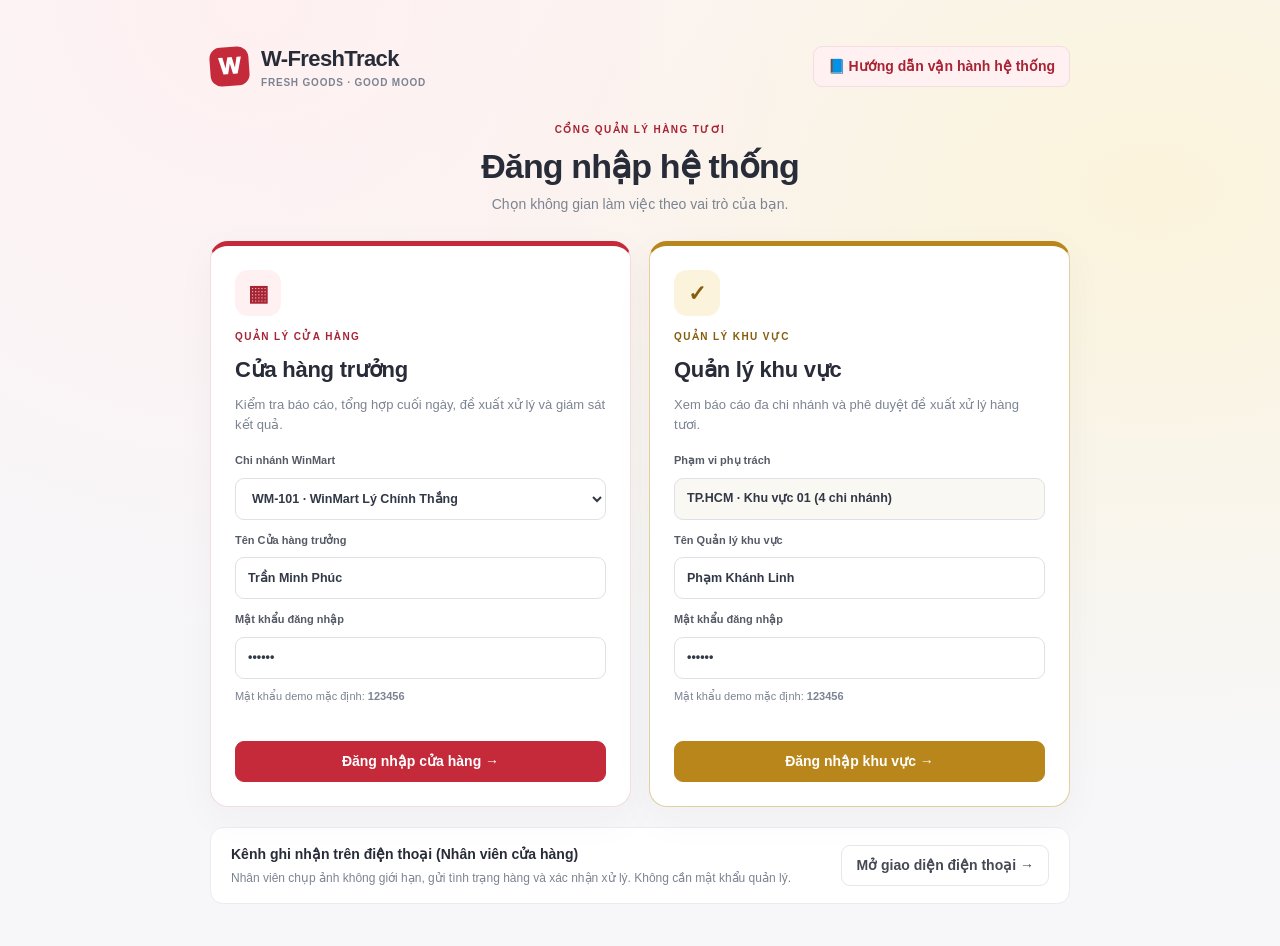
<file: modules/area/area-reports.html>
<!doctype html>
<html lang="vi">
<head>
  <meta charset="utf-8">
  <meta name="viewport" content="width=device-width,initial-scale=1">
  <title>04. Tất cả báo cáo · W-FreshTrack 0.8</title>
  <link rel="stylesheet" href="../../styles.css">
  <script src="../../script.js" defer></script>
</head>
<body data-route-role="area" data-route-page="reports" data-mode="web" data-role="area">
  <div class="mobile-mask" id="mask"></div>
  <div class="shell">
    <aside class="side" id="side"></aside>
    <div class="main">
      <header class="top" id="top"></header>
      <main class="workspace" id="app"></main>
    </div>
  </div>
  <div class="overlay" id="overlay"></div>
  <div class="toast" id="toast" role="status"></div>
  <noscript>Vui lòng bật JavaScript để sử dụng W-FreshTrack.</noscript>
</body>
</html>
</file>
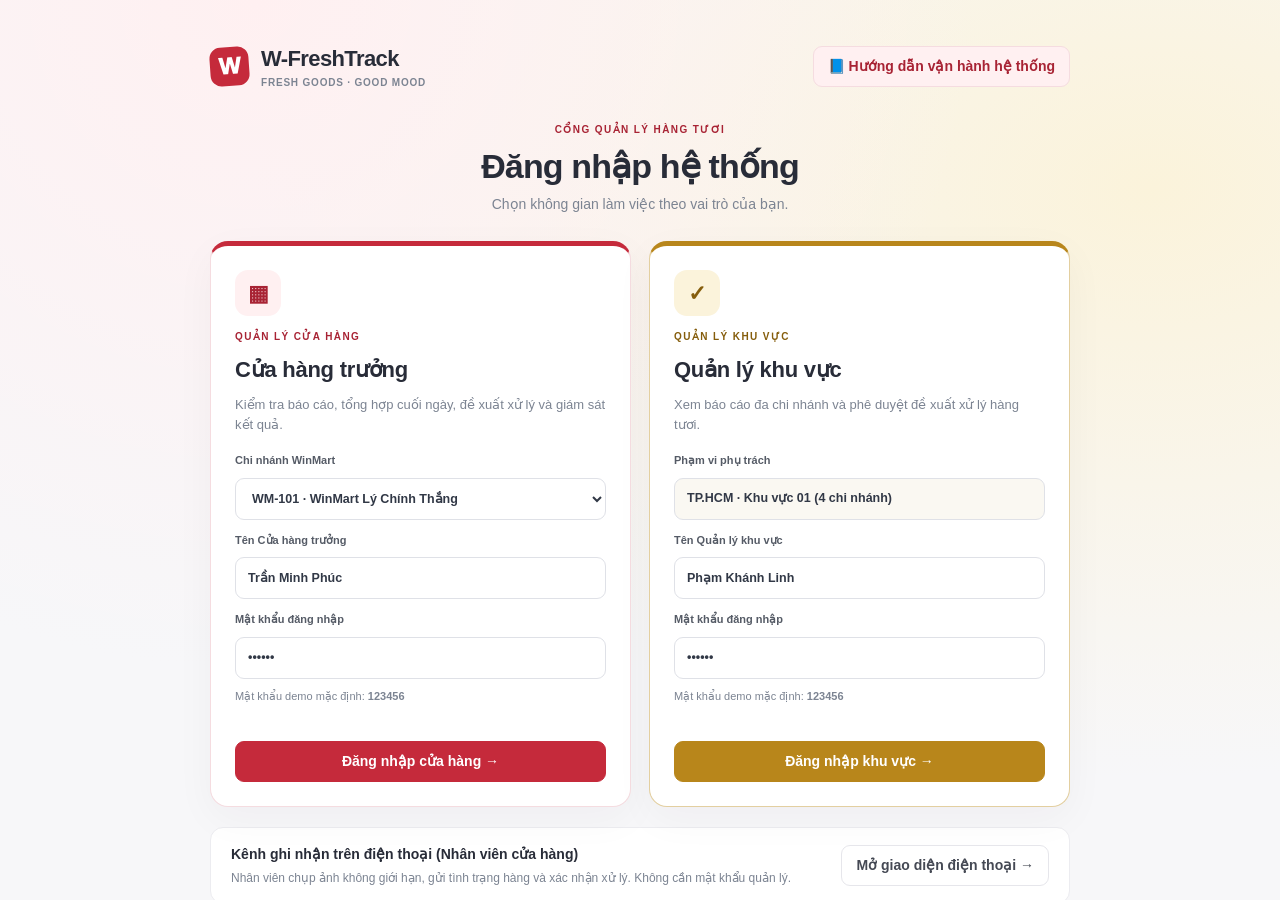
<file: modules/manager/manager-daily.html>
<!doctype html>
<html lang="vi">
<head>
  <meta charset="utf-8">
  <meta name="viewport" content="width=device-width,initial-scale=1">
  <title>02. Tổng hợp cuối ngày · W-FreshTrack 0.8</title>
  <link rel="stylesheet" href="../../styles.css">
  <script src="../../script.js" defer></script>
</head>
<body data-route-role="manager" data-route-page="daily" data-mode="web" data-role="manager">
  <div class="mobile-mask" id="mask"></div>
  <div class="shell">
    <aside class="side" id="side"></aside>
    <div class="main">
      <header class="top" id="top"></header>
      <main class="workspace" id="app"></main>
    </div>
  </div>
  <div class="overlay" id="overlay"></div>
  <div class="toast" id="toast" role="status"></div>
  <noscript>Vui lòng bật JavaScript để sử dụng W-FreshTrack.</noscript>
</body>
</html>
</file>
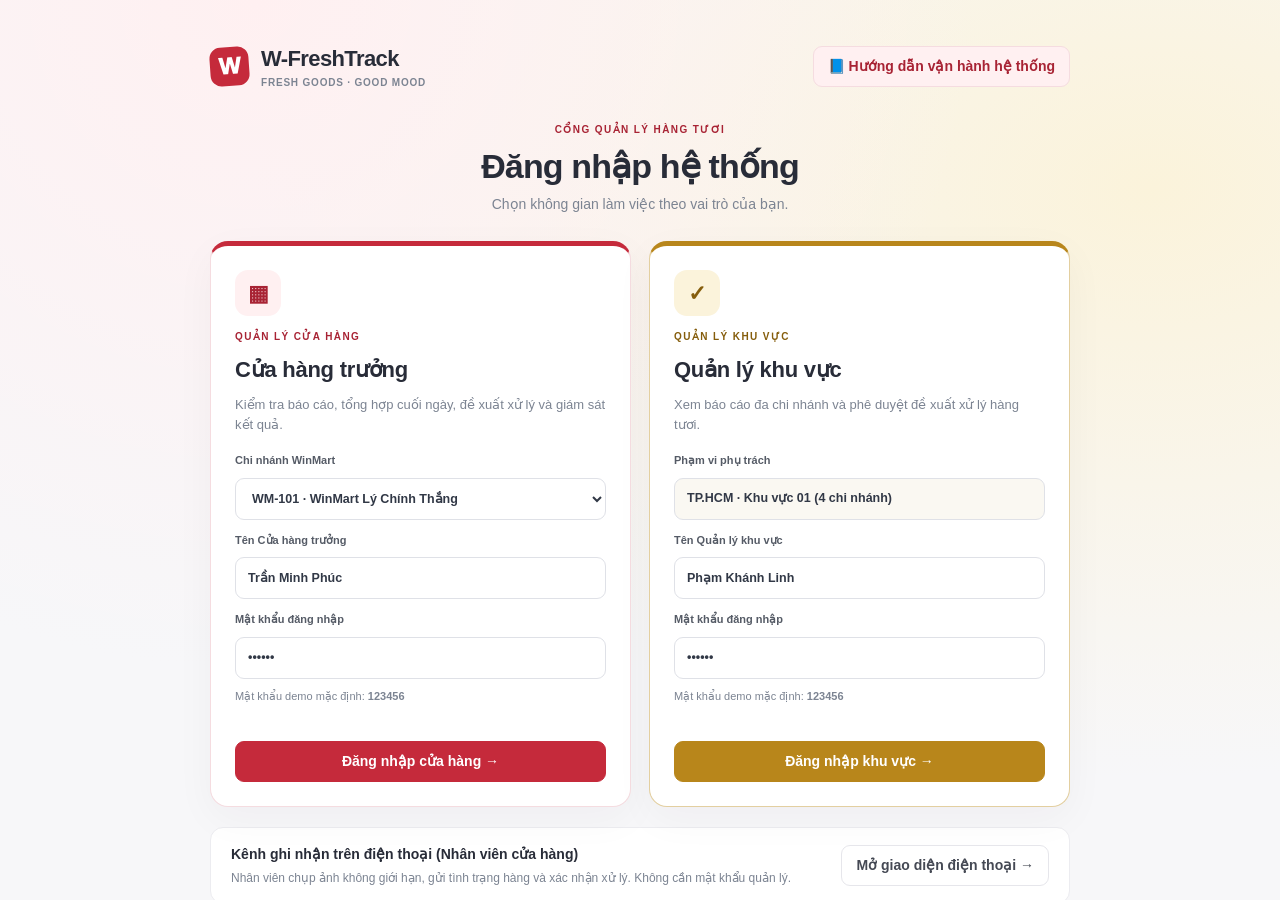
<file: modules/manager/manager-dashboard.html>
<!doctype html>
<html lang="vi">
<head>
  <meta charset="utf-8">
  <meta name="viewport" content="width=device-width,initial-scale=1">
  <title>01. Tổng quan cửa hàng · W-FreshTrack 0.8</title>
  <link rel="stylesheet" href="../../styles.css">
  <script src="../../script.js" defer></script>
</head>
<body data-route-role="manager" data-route-page="dashboard" data-mode="web" data-role="manager">
  <div class="mobile-mask" id="mask"></div>
  <div class="shell">
    <aside class="side" id="side"></aside>
    <div class="main">
      <header class="top" id="top"></header>
      <main class="workspace" id="app"></main>
    </div>
  </div>
  <div class="overlay" id="overlay"></div>
  <div class="toast" id="toast" role="status"></div>
  <noscript>Vui lòng bật JavaScript để sử dụng W-FreshTrack.</noscript>
</body>
</html>
</file>
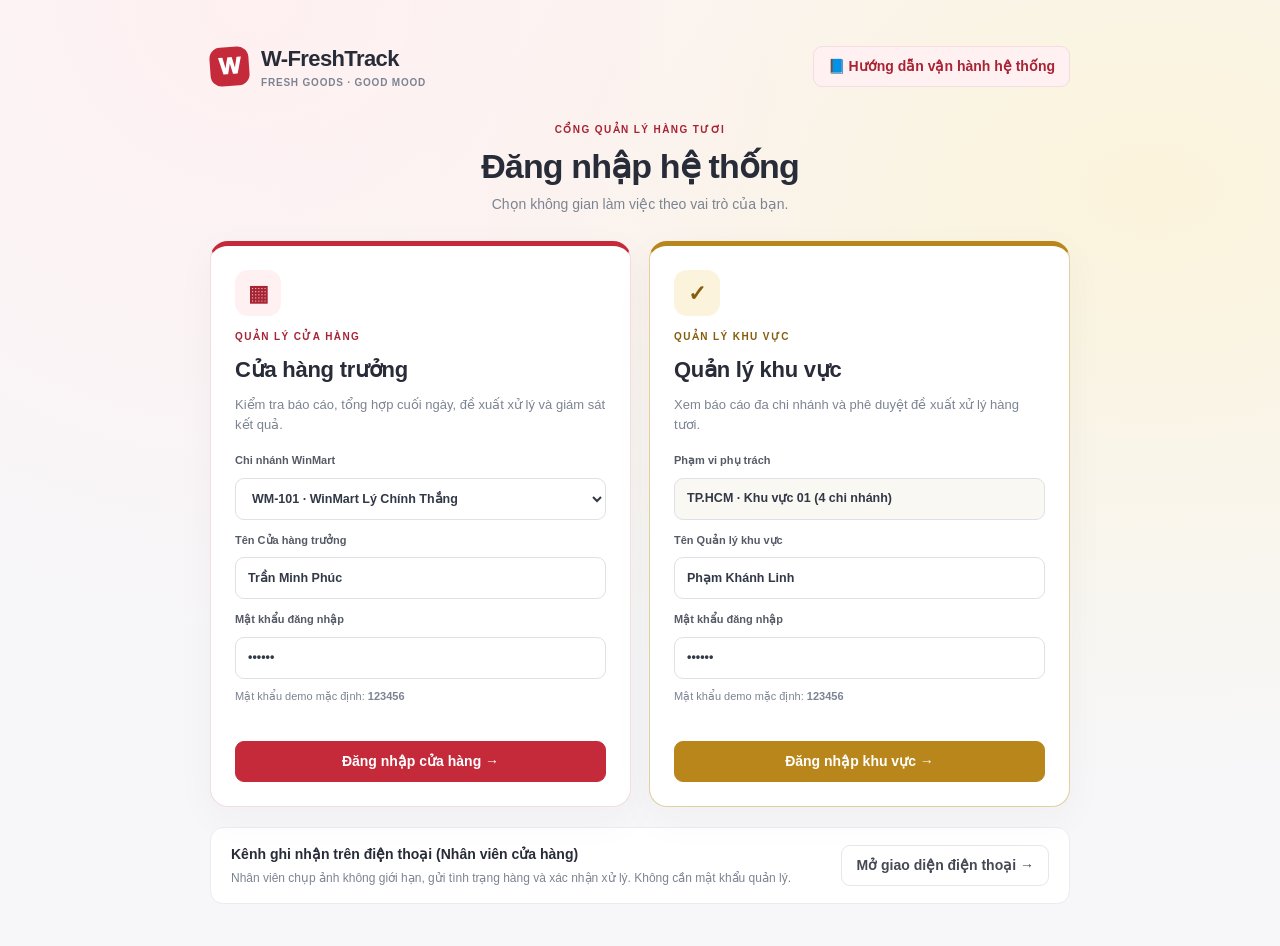
<file: modules/manager/manager-proposals.html>
<!doctype html>
<html lang="vi">
<head>
  <meta charset="utf-8">
  <meta name="viewport" content="width=device-width,initial-scale=1">
  <title>03. Đề xuất xử lý · W-FreshTrack 0.8</title>
  <link rel="stylesheet" href="../../styles.css">
  <script src="../../script.js" defer></script>
</head>
<body data-route-role="manager" data-route-page="proposals" data-mode="web" data-role="manager">
  <div class="mobile-mask" id="mask"></div>
  <div class="shell">
    <aside class="side" id="side"></aside>
    <div class="main">
      <header class="top" id="top"></header>
      <main class="workspace" id="app"></main>
    </div>
  </div>
  <div class="overlay" id="overlay"></div>
  <div class="toast" id="toast" role="status"></div>
  <noscript>Vui lòng bật JavaScript để sử dụng W-FreshTrack.</noscript>
</body>
</html>
</file>
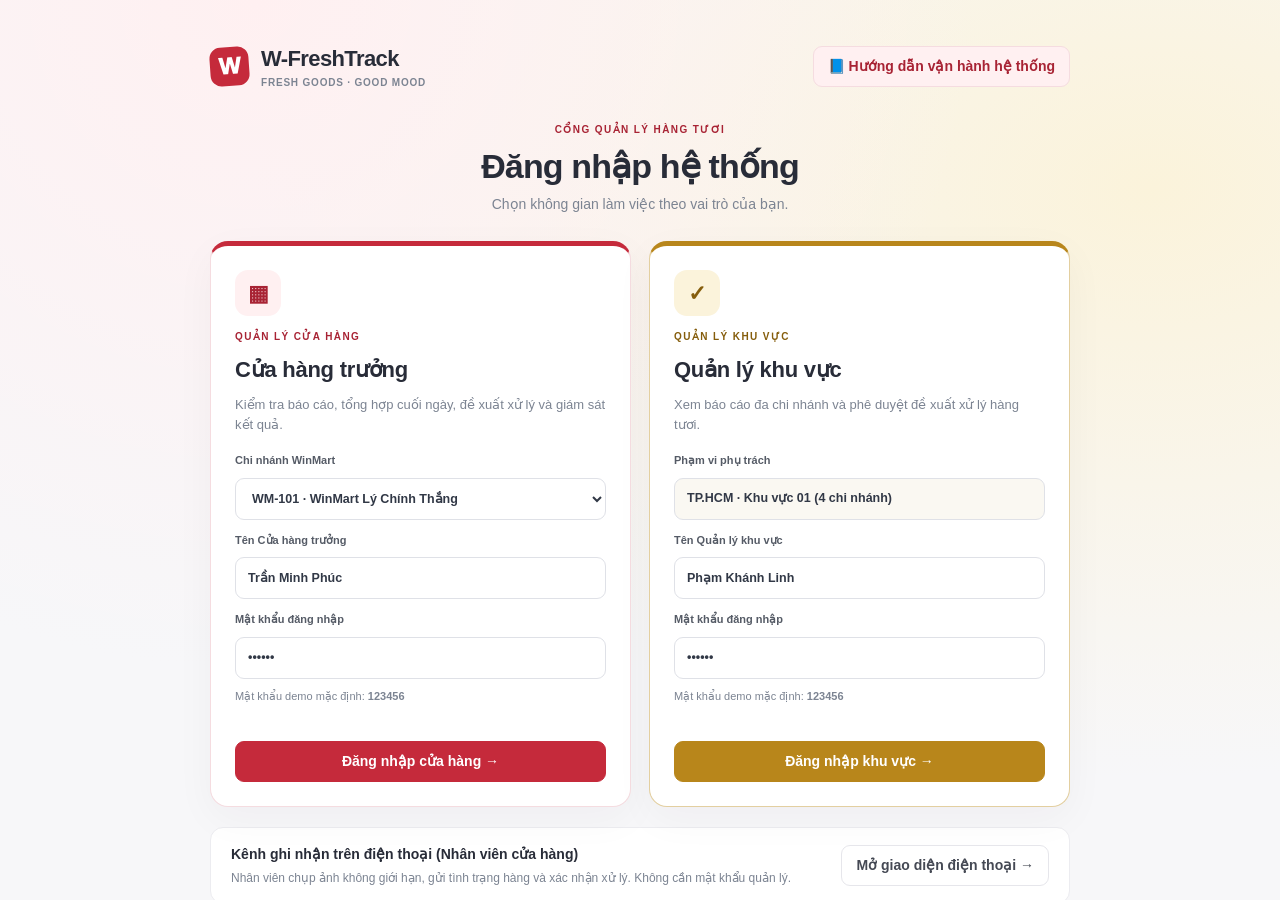
<file: modules/manager/manager-reports.html>
<!doctype html>
<html lang="vi">
<head>
  <meta charset="utf-8">
  <meta name="viewport" content="width=device-width,initial-scale=1">
  <title>04. Báo cáo cửa hàng · W-FreshTrack 0.8</title>
  <link rel="stylesheet" href="../../styles.css">
  <script src="../../script.js" defer></script>
</head>
<body data-route-role="manager" data-route-page="reports" data-mode="web" data-role="manager">
  <div class="mobile-mask" id="mask"></div>
  <div class="shell">
    <aside class="side" id="side"></aside>
    <div class="main">
      <header class="top" id="top"></header>
      <main class="workspace" id="app"></main>
    </div>
  </div>
  <div class="overlay" id="overlay"></div>
  <div class="toast" id="toast" role="status"></div>
  <noscript>Vui lòng bật JavaScript để sử dụng W-FreshTrack.</noscript>
</body>
</html>
</file>
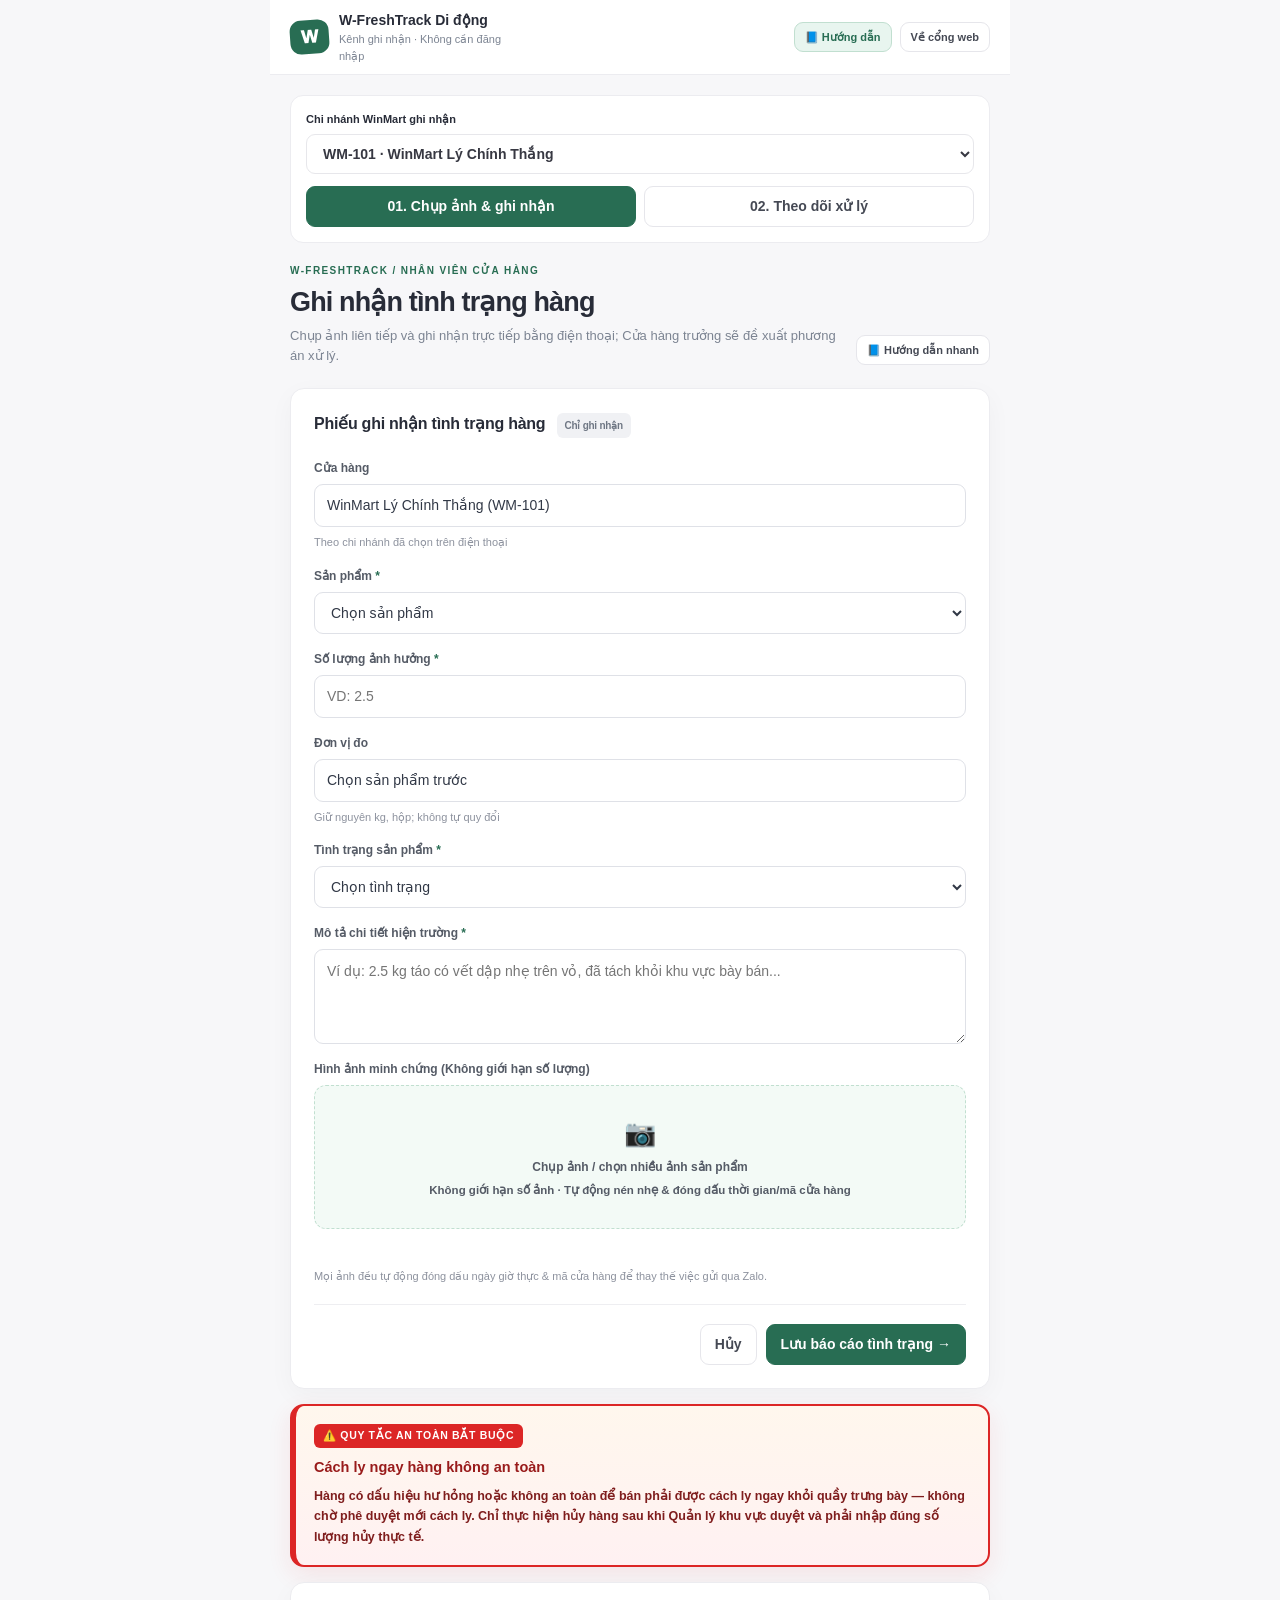
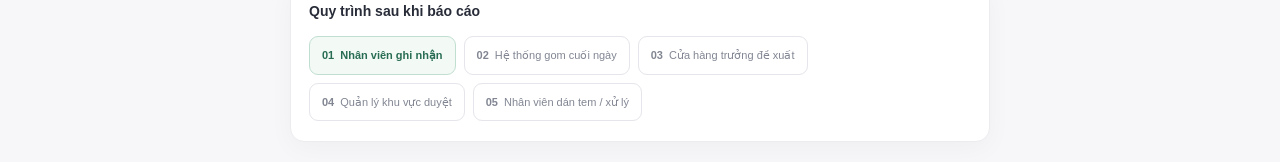
<file: modules/mobile/mobile-report.html>
<!doctype html>
<html lang="vi">
<head>
  <meta charset="utf-8">
  <meta name="viewport" content="width=device-width,initial-scale=1">
  <title>01. Chụp ảnh & ghi nhận · W-FreshTrack 0.8</title>
  <link rel="stylesheet" href="../../styles.css">
  <script src="../../script.js" defer></script>
</head>
<body data-route-role="employee" data-route-page="new" data-mode="phone" data-role="employee">
  <div class="mobile-mask" id="mask"></div>
  <div class="shell">
    <aside class="side" id="side"></aside>
    <div class="main">
      <header class="top" id="top"></header>
      <main class="workspace" id="app"></main>
    </div>
  </div>
  <div class="overlay" id="overlay"></div>
  <div class="toast" id="toast" role="status"></div>
  <noscript>Vui lòng bật JavaScript để sử dụng W-FreshTrack.</noscript>
</body>
</html>
</file>
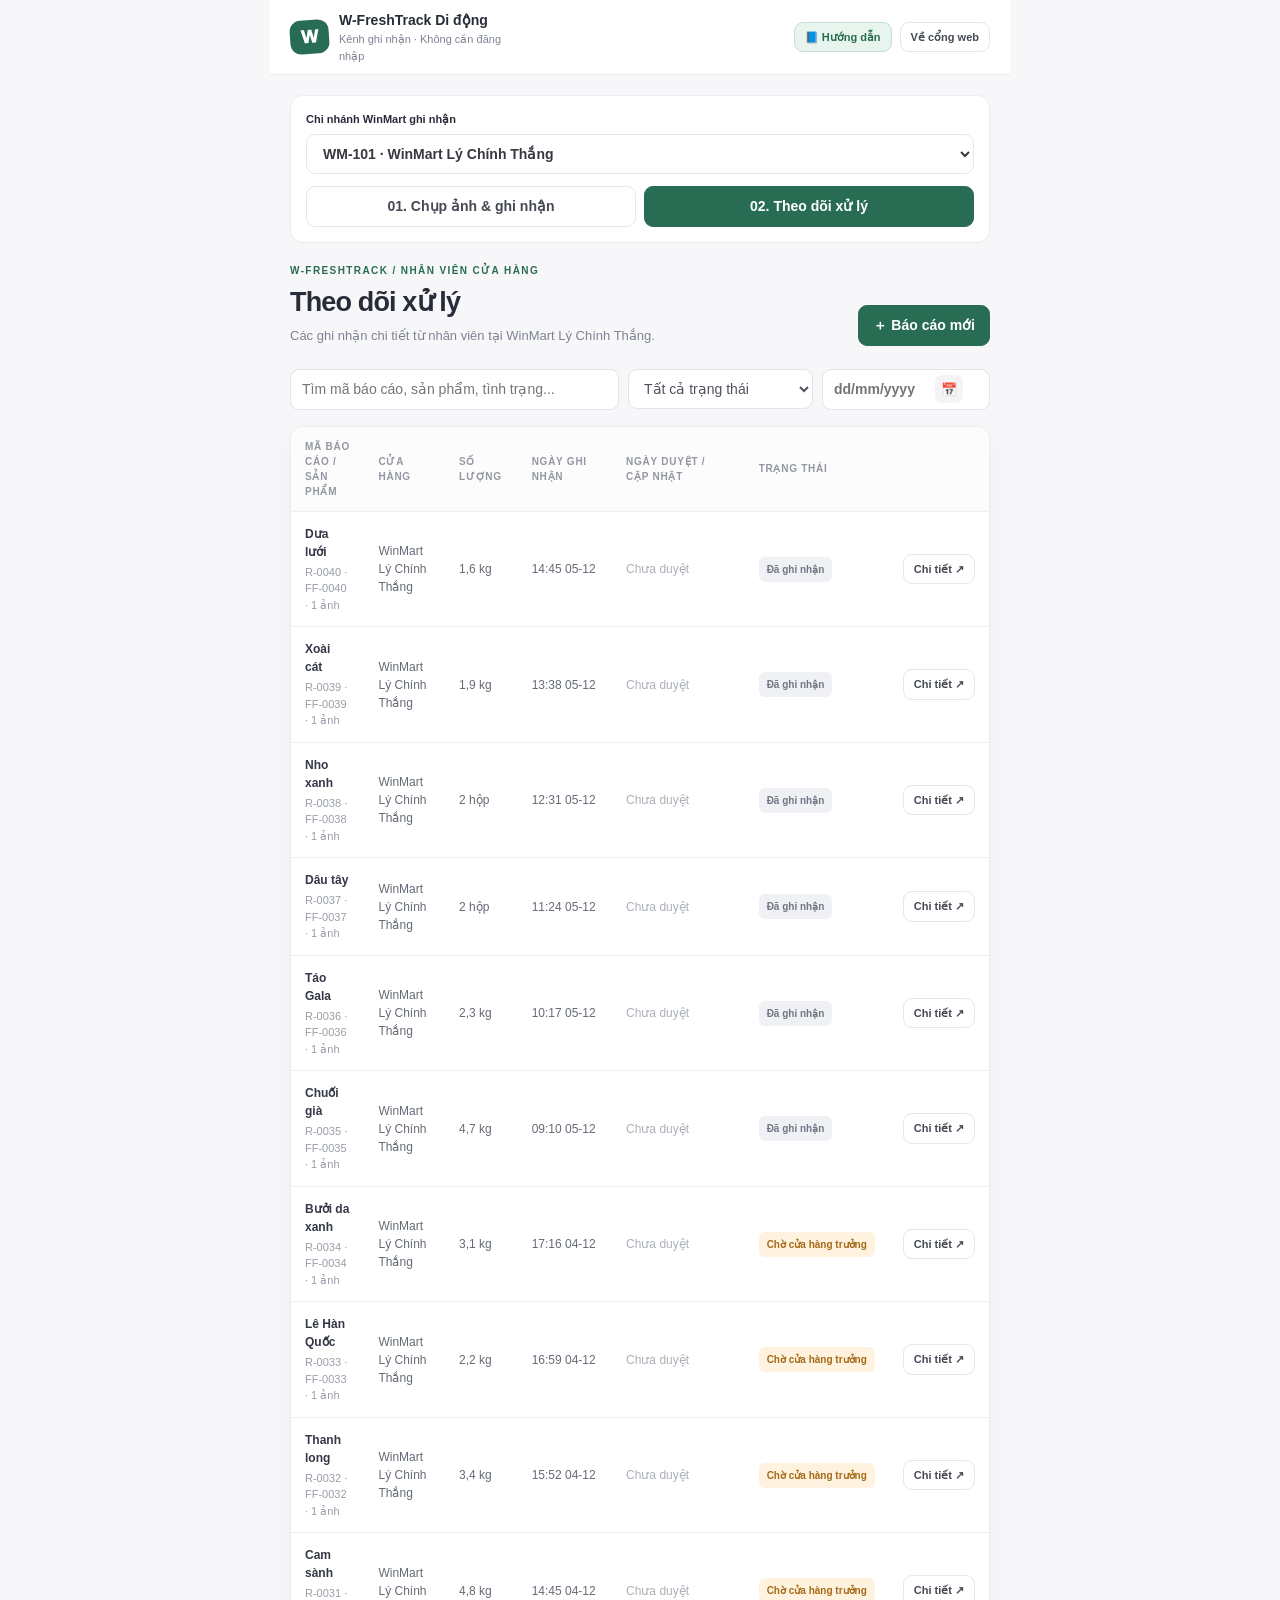
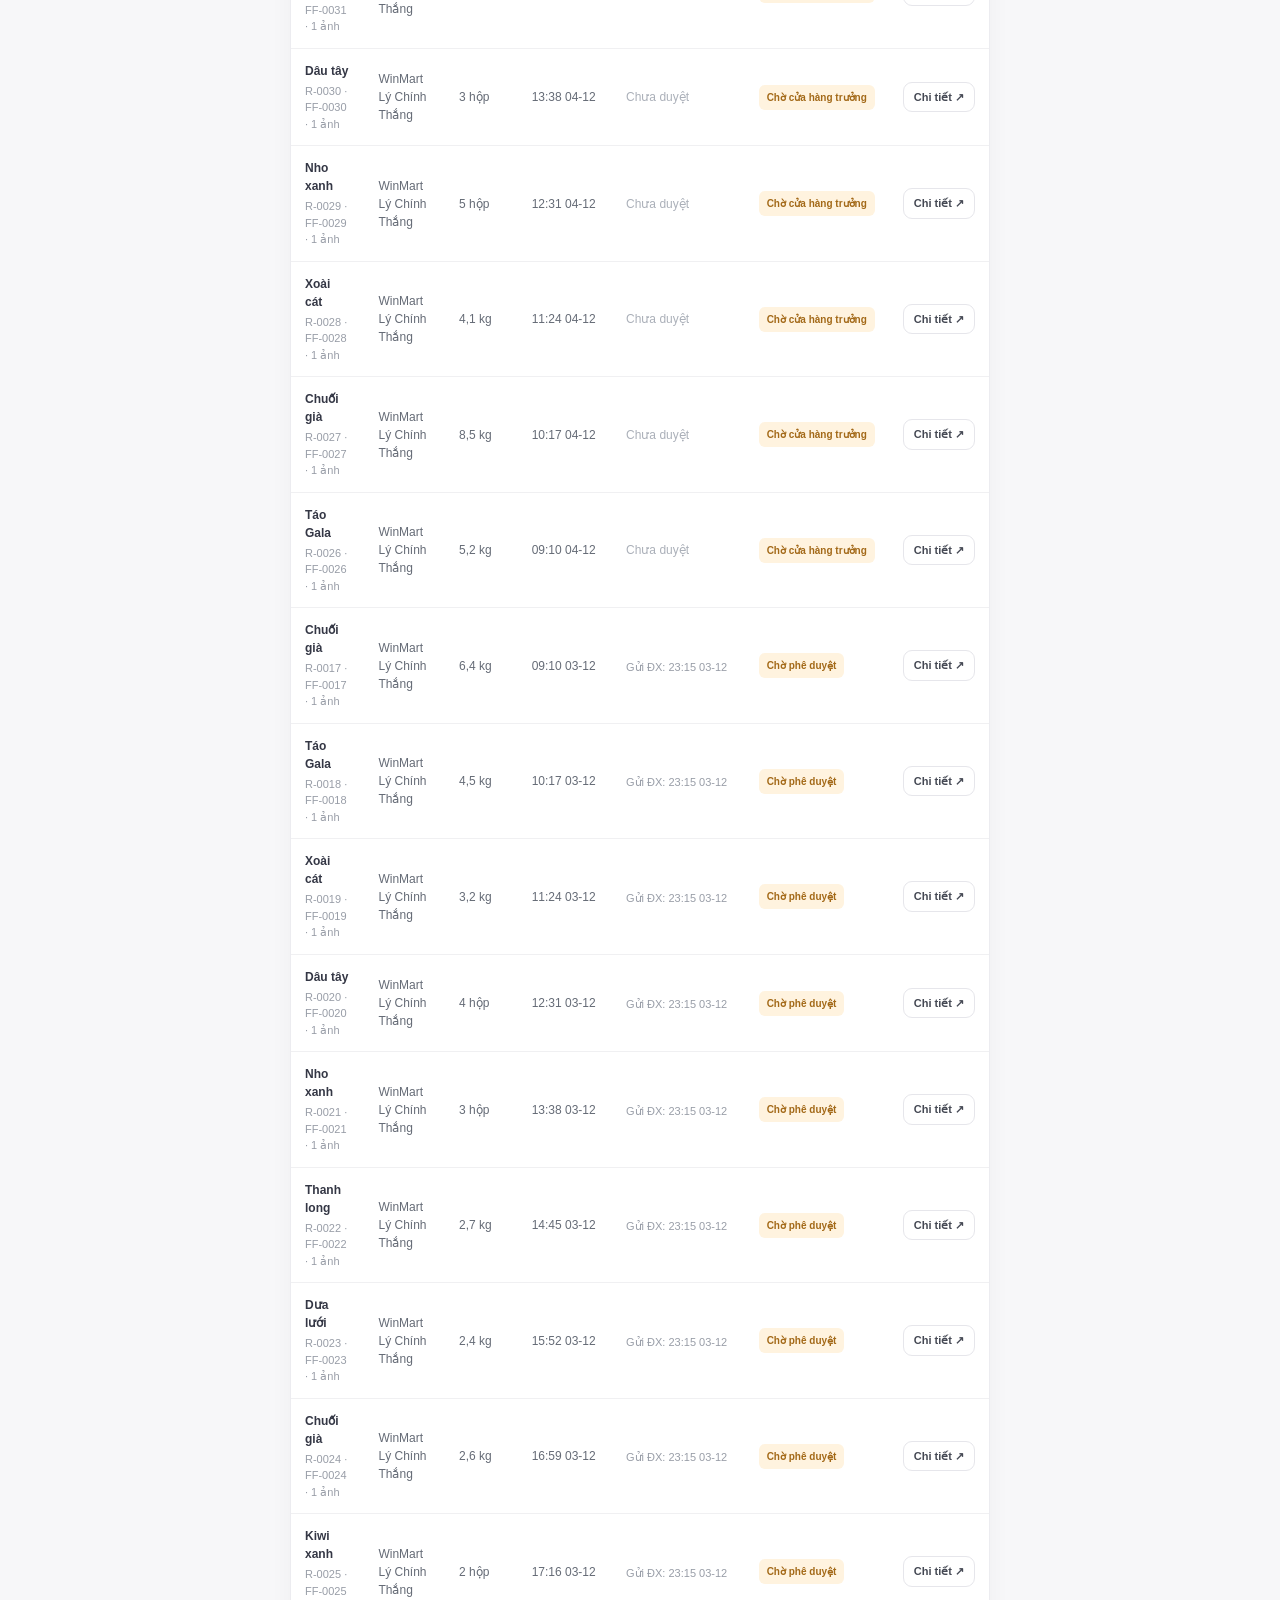
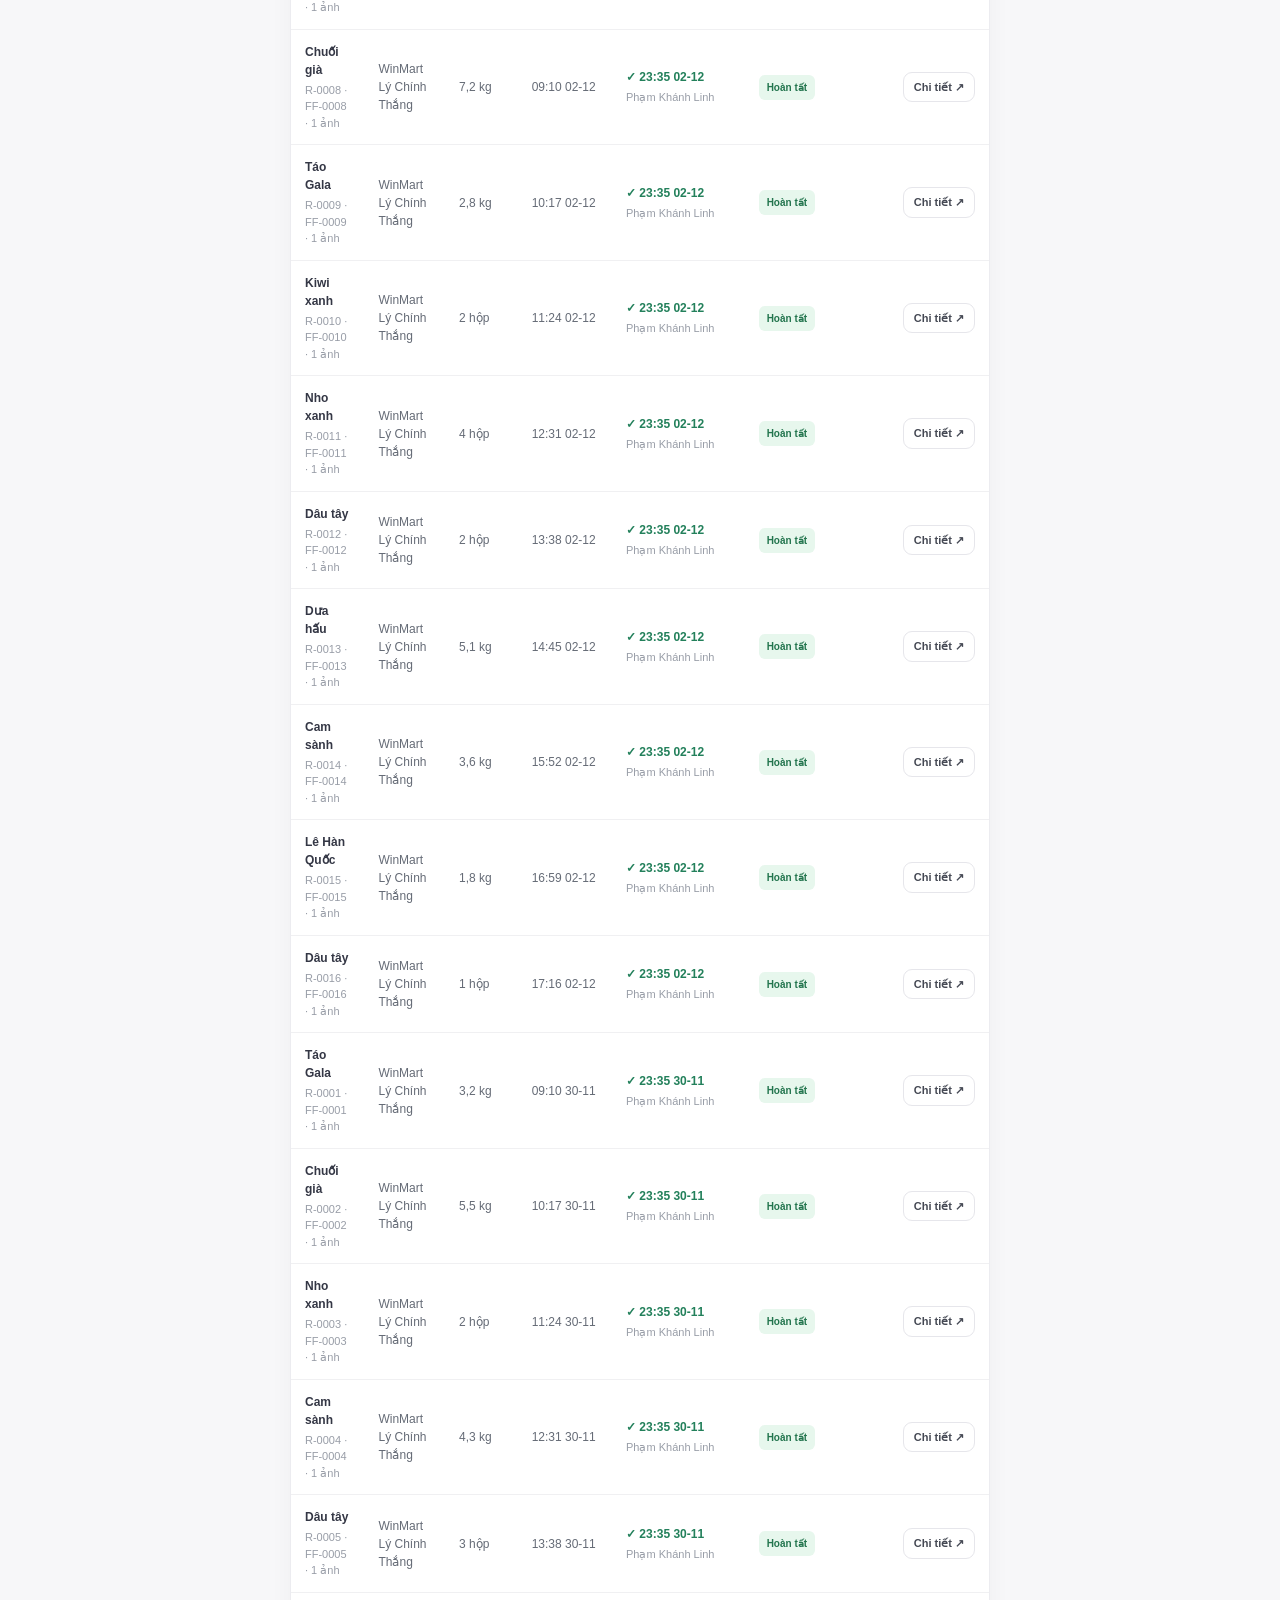
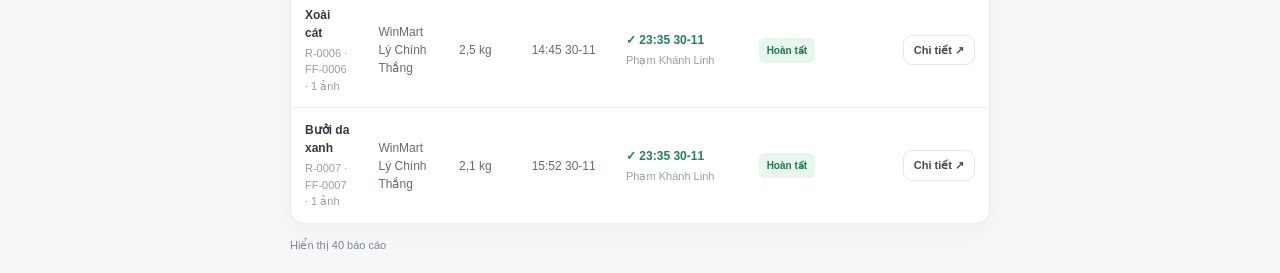
<file: modules/mobile/mobile-tracking.html>
<!doctype html>
<html lang="vi">
<head>
  <meta charset="utf-8">
  <meta name="viewport" content="width=device-width,initial-scale=1">
  <title>02. Theo dõi xử lý · W-FreshTrack 0.8</title>
  <link rel="stylesheet" href="../../styles.css">
  <script src="../../script.js" defer></script>
</head>
<body data-route-role="employee" data-route-page="reports" data-mode="phone" data-role="employee">
  <div class="mobile-mask" id="mask"></div>
  <div class="shell">
    <aside class="side" id="side"></aside>
    <div class="main">
      <header class="top" id="top"></header>
      <main class="workspace" id="app"></main>
    </div>
  </div>
  <div class="overlay" id="overlay"></div>
  <div class="toast" id="toast" role="status"></div>
  <noscript>Vui lòng bật JavaScript để sử dụng W-FreshTrack.</noscript>
</body>
</html>
</file>
<file: styles.css>
:root{--red:#c52a3b;--red-dark:#9c1f31;--red-light:#fff0f1;--nav:#381820;--nav-hi:#5c2632;--bg:#f7f7f9;--card:#fff;--ink:#282c38;--muted:#7c8492;--line:#ececf0;--green:#23805b;--orange:#b47425;--blue:#326eb4;--shadow:0 7px 26px rgba(35,26,40,.035);--r:14px}
*{box-sizing:border-box}body{margin:0;background:var(--bg);color:var(--ink);font:14px/1.5 Inter,-apple-system,BlinkMacSystemFont,"Segoe UI",Arial,sans-serif}button,input,select,textarea{font:inherit}button{cursor:pointer}button:disabled{cursor:not-allowed;opacity:.48}a{text-decoration:none;color:inherit}button:focus-visible,input:focus-visible,select:focus-visible,textarea:focus-visible{outline:3px solid #f19daa;outline-offset:2px}h1,h2,h3,p{margin-top:0}h1{font-size:27px;line-height:1.18;letter-spacing:-.85px;margin-bottom:8px}h2{font-size:16px;letter-spacing:-.25px}h3{font-size:14px}
.shell{display:flex;min-height:100vh}.side{background:var(--nav);color:#eee1e4;width:258px;flex:0 0 258px;position:sticky;top:0;height:100vh;display:flex;flex-direction:column;padding:26px 14px 16px;z-index:30}.brand{display:flex;align-items:center;gap:11px;padding:0 10px 26px}.mark{height:39px;width:39px;flex:0 0 39px;display:grid;place-items:center;color:#fff;font-weight:950;font-size:23px;background:var(--red);border-radius:11px;transform:rotate(-4deg)}.brand strong{display:block;font-size:17px;letter-spacing:-.55px;color:white;line-height:1.15}.brand small{display:block;color:#d7aeb7;font-size:9.5px;letter-spacing:.65px;font-weight:800;margin-top:3px;white-space:nowrap}.side-lbl{font-size:10px;color:#ab8b92;text-transform:uppercase;letter-spacing:1.5px;padding:10px 12px 8px;font-weight:800}.navlink{width:100%;border:0;color:#d2bdc2;background:transparent;text-align:left;border-radius:10px;padding:11px 12px;display:flex;align-items:center;gap:10px;margin-bottom:4px;font-weight:630;font-size:13px;white-space:nowrap;transition:background .15s}.navlink:hover{background:#522630}.navlink.active{background:#813044;color:#fff;box-shadow:inset 3px 0 0 #f5a6b1}.navico{width:20px;flex:0 0 20px;text-align:center;font-size:16px}.side-bottom{margin-top:auto;border-top:1px solid #623542;padding:15px 12px 3px;color:#ceb4bb;font-size:11px}.side-bottom b{color:#fff}.side-bottom .reset{margin-top:9px;background:transparent;border:1px solid #72515a;color:#e2cdd1;border-radius:8px;padding:7px 11px;width:100%;text-align:left;font-size:11.5px}
.main{flex:1;min-width:0}.top{height:75px;background:#fff;border-bottom:1px solid var(--line);padding:0 36px;display:flex;justify-content:space-between;align-items:center;gap:12px}.breadcrumb{color:#a0a4ad;font-size:12px}.breadcrumb b{color:#4d4c53}.top-right{display:flex;align-items:center;gap:10px}.demo-caption{font-size:10px;letter-spacing:.9px;font-weight:850;color:#8d949d;text-transform:uppercase}.switch{min-width:265px;max-width:300px;border:1px solid #e7e7eb;background:#fff;border-radius:9px;padding:10px 12px;font-weight:700;color:#373842;outline:0}.avatar{height:38px;width:38px;border-radius:11px;background:#fae5e7;color:#9f2435;display:grid;place-items:center;font-weight:850}.hamburger{display:none;border:0;background:transparent;font-size:21px}.workspace{max-width:1500px;margin:0 auto;padding:32px 36px 70px}.page-head{display:flex;align-items:flex-end;justify-content:space-between;gap:15px;margin-bottom:23px}.page-head p{margin:0;color:var(--muted);font-size:13px}.eyebrow{font-size:10px;font-weight:900;letter-spacing:1.4px;color:var(--red);text-transform:uppercase;margin-bottom:9px}.actions{display:flex;gap:8px;align-items:center;flex-wrap:wrap}.btn{border:1px solid #e6e6eb;background:#fff;color:#454954;border-radius:9px;padding:9px 14px;min-height:39px;font-weight:750;display:inline-flex;align-items:center;justify-content:center;gap:7px;transition:.14s;white-space:nowrap}.btn:hover{background:#faf7f7;border-color:#e9b4bd}.btn.primary{background:var(--red);color:#fff;border-color:var(--red)}.btn.primary:hover{background:var(--red-dark)}.btn.soft{background:var(--red-light);color:#a82334;border-color:#f5dce0}.btn.small{padding:6px 10px;min-height:30px;font-size:11px}.btn.ghost{background:transparent;border:0;color:var(--red)}.btn.gray{background:#f6f6f8}.btn.danger{color:#b52a39;background:#fff3f4;border-color:#f2d1d5}
.hero{background:linear-gradient(115deg,#b62036,#cf3448 63%,#e66b76);color:#fff;border-radius:17px;padding:28px 30px;position:relative;overflow:hidden;display:flex;justify-content:space-between;align-items:center;gap:20px;margin-bottom:20px}.hero:after{content:"";height:210px;width:210px;border:30px solid #ffffff12;position:absolute;border-radius:50%;right:13%;top:-132px}.hero:before{content:"";height:130px;width:130px;background:#ffffff0d;border-radius:24px;transform:rotate(-28deg);position:absolute;right:-28px;bottom:-70px}.hero>*{position:relative;z-index:1}.hero small{text-transform:uppercase;letter-spacing:1.45px;font-size:10px;font-weight:900;opacity:.83}.hero h2{font-size:23px;letter-spacing:-.5px;margin:10px 0 7px}.hero p{margin:0;font-size:12px;color:#ffe4e8;max-width:650px}.hero-label{background:#ffffff25;border:1px solid #ffffff50;padding:12px 17px;border-radius:12px;text-align:center;min-width:145px;backdrop-filter:blur(4px)}.hero-label strong{display:block;font-size:28px}.hero-label span{font-size:11px;font-weight:650}
.metrics{display:grid;grid-template-columns:repeat(4,minmax(0,1fr));gap:15px;margin-bottom:20px}.metric,.panel,.form-shell,.note-card{background:#fff;border:1px solid var(--line);border-radius:var(--r);box-shadow:var(--shadow)}.metric{padding:18px 16px;min-height:124px;min-width:0}.metric-head{display:flex;align-items:center;justify-content:space-between;gap:6px;color:#757c86;font-weight:700;font-size:11px}.metric-icon{width:34px;height:34px;flex:0 0 34px;background:#fcecee;color:var(--red);border-radius:9px;display:grid;place-items:center;font-size:17px}.metric-value{font-size:clamp(20px,1.8vw,27px);font-weight:850;letter-spacing:-.6px;margin-top:10px;line-height:1.18;overflow-wrap:anywhere;word-break:break-word}.metric-note{font-size:11px;color:#949aa5;margin-top:4px;line-height:1.4}.cols{display:grid;grid-template-columns:minmax(0,1.55fr) minmax(300px,1fr);gap:18px;margin-bottom:20px}.cols.equal{grid-template-columns:repeat(2,minmax(0,1fr))}.daily-cols{grid-template-columns:minmax(255px,.78fr) minmax(0,1.62fr)}.daily-cols .metrics{grid-template-columns:repeat(2,minmax(0,1fr));gap:12px;margin-bottom:16px}.daily-cols .metric{min-height:106px;padding:15px 16px}.daily-cols .metric-value{font-size:clamp(21px,1.7vw,26px)}.panel{overflow:hidden}.panel-head{border-bottom:1px solid var(--line);display:flex;justify-content:space-between;align-items:center;gap:10px;padding:18px 20px}.panel-head h2{margin:0;font-size:15px}.panel-head p{margin:3px 0 0;color:var(--muted);font-size:11px}.panel-body{padding:20px}.rowlink{border:0;background:none;color:var(--red);font-weight:800;font-size:11px}.tablewrap{overflow-x:auto}.table{width:100%;border-collapse:collapse;text-align:left;min-width:660px}.table th{padding:12px 14px;text-transform:uppercase;font-size:10px;letter-spacing:.75px;font-weight:850;color:#9397a2;background:#fcfcfd;border-bottom:1px solid #efeff1}.table td{padding:13px 14px;border-bottom:1px solid #f0f0f2;font-size:12px;color:#656b76;vertical-align:middle}.table tr:last-child td{border-bottom:0}.table tbody tr.click{cursor:pointer}.table tbody tr.click:hover{background:#fff8f9}.maintext{font-size:12px;font-weight:850;color:#343745}.subtext{font-size:11px;color:#989da7;margin-top:3px}.tinytext{color:#979ca7;font-size:10px}.chip{display:inline-block;border-radius:6px;padding:5px 8px;font-size:10px;font-weight:850;white-space:nowrap}.chip.collecting,.chip.draft,.chip.reported{background:#f0f1f4;color:#6f7784}.chip.awaiting,.chip.pending{background:#fff3df;color:#a36918}.chip.approved,.chip.completed{background:#e7f7ed;color:#23754e}.chip.rejected,.chip.blocked{background:#ffedf0;color:#b03243}.chip.needs_info{background:#fff0db;color:#a56a18}.chip.in_progress{background:#ecf3ff;color:#3971a7}.chip.sent{background:#eaf0fc;color:#365ea3}.chip.warning{background:#fff1ed;color:#ba6145}.chip.recent-pill{background:#dcfce7;color:#166534;padding:2px 6px;font-size:9.5px;margin-left:5px;border:1px solid #bbf7d0}.empty{padding:42px 20px;text-align:center;color:#858b95}.empty-icon{font-size:31px;margin-bottom:11px}.empty b{display:block;color:#484c56;font-size:13px}.empty small{display:block;margin-top:6px}.bars{display:flex;flex-direction:column;gap:18px}.bar-line{display:flex;justify-content:space-between;color:#6b707b;font-size:12px;margin-bottom:7px}.bar-line b{color:#323846}.track{height:9px;border-radius:8px;background:#f5e8ea;overflow:hidden}.fill{height:100%;background:linear-gradient(90deg,#b92338,#e87782);border-radius:8px}.insight{border-radius:10px;padding:14px 15px;background:#fff7f8;border:1px solid #ffe7e9;color:#784650;font-size:12px;line-height:1.65}.insight strong{color:#a3283b}.note-card{padding:18px}.note-card h3{margin-bottom:8px}.note-card p,.note-card li{color:#737985;font-size:12px;line-height:1.7}.note-card ul{padding-left:17px;margin:6px 0}
.safety-card{background:linear-gradient(180deg,#fff7ed,#fff1f2);border:2px solid #dc2626;border-left-width:6px;border-radius:var(--r);padding:18px;box-shadow:0 8px 24px rgba(220,38,38,.09)}.safety-badge{display:inline-flex;align-items:center;gap:6px;background:#dc2626;color:#fff;font-size:10.5px;font-weight:900;letter-spacing:.7px;padding:4px 9px;border-radius:6px;margin-bottom:9px;text-transform:uppercase}.safety-card h3{color:#991b1b;font-size:14.5px;margin-bottom:7px}.safety-card p{color:#7f1d1d;font-size:12.5px;font-weight:600;line-height:1.65;margin:0}
.statline{display:flex;gap:8px;justify-content:space-between;align-items:center;padding:11px 0;border-bottom:1px solid #f0f0f2;font-size:12px}.statline:last-child{border:0}.small-info{font-size:11px;color:var(--muted)}
.filters{display:flex;align-items:center;flex-wrap:wrap;gap:9px;margin-bottom:16px}.filter,.search{background:#fff;border:1px solid #e4e4e9;border-radius:9px;padding:9px 11px;min-height:40px;color:#4e5260}.search{min-width:230px;flex:1}.filter{min-width:145px}
.date-input-wrap{position:relative;display:inline-flex;align-items:center;background:#fff;border:1px solid #e4e4e9;border-radius:9px;min-height:40px;padding-right:6px;min-width:168px}.date-input-wrap:focus-within{outline:3px solid #f19daa;outline-offset:2px}.date-text{border:0;background:transparent;padding:9px 8px 9px 11px;width:112px;color:#313846;font-weight:600;outline:none}.date-clear{border:0;background:transparent;color:#949aa5;font-size:15px;padding:2px 5px;line-height:1}.date-clear:hover{color:var(--red)}.date-cal-btn{position:relative;width:28px;height:28px;border-radius:7px;background:#f4f4f6;display:grid;place-items:center;font-size:13px;color:#4e5260;cursor:pointer;overflow:hidden}.date-cal-btn:hover{background:var(--red-light);color:var(--accent-text)}.date-cal-btn input[type="date"]{position:absolute;inset:0;opacity:0;cursor:pointer;width:100%;height:100%}
.formlayout{display:grid;grid-template-columns:minmax(0,1fr) 315px;gap:18px}.form-shell{padding:23px}.form-title{margin:0 0 21px;font-size:16px}.formgrid{display:grid;grid-template-columns:1fr 1fr;gap:16px}.group{display:flex;flex-direction:column;gap:7px}.group.wide{grid-column:span 2}.group label{font-size:12px;font-weight:800;color:#555b66}.group .req{color:var(--red)}.group input,.group select,.group textarea{width:100%;background:#fff;border:1px solid #dfe1e7;border-radius:9px;padding:10px 12px;min-height:42px;color:#313846}.group textarea{min-height:95px;resize:vertical;line-height:1.6}.group small{font-size:11px;color:#8d929e}.formfoot{display:flex;justify-content:flex-end;gap:9px;align-items:center;margin-top:20px;padding-top:19px;border-top:1px solid #eeeef1}
.upload{display:block;border:1.5px dashed #e7b4bc;background:#fff9fa;border-radius:12px;text-align:center;padding:20px;cursor:pointer;color:#af3b4f;transition:.15s}.upload:hover{background:#fff0f2}.upload input{display:none}.upload strong{display:block;margin:5px 0}.photo-toolbar{display:flex;justify-content:space-between;align-items:center;margin-top:10px;font-size:11.5px;color:#475569}.photogrid{display:grid;grid-template-columns:repeat(auto-fill,minmax(96px,1fr));gap:10px;margin-top:10px;max-height:290px;overflow-y:auto;padding:4px 2px}.photoitem{position:relative}.photoitem img{height:84px;width:100%;object-fit:cover;border:1px solid #e2e8f0;border-radius:9px;display:block}.photoitem button{position:absolute;right:-5px;top:-5px;border:1px solid #e2e8f0;border-radius:50%;width:22px;height:22px;background:white;color:#b42b3d;font-weight:800;box-shadow:0 2px 6px rgba(0,0,0,.12)}.hintbox{background:#f8f8fa;border-radius:10px;padding:15px;font-size:12px;color:#6d7280;line-height:1.7}.hintbox strong{color:#3b3e48}.bannerline{display:flex;gap:11px;align-items:flex-start;border:1px solid #f2e5d0;background:#fff8e9;padding:15px;border-radius:11px;margin-bottom:18px;color:#805929;font-size:12px}.bannerline strong{color:#80521a}.two-details{display:grid;grid-template-columns:repeat(2,minmax(0,1fr));gap:16px}.dlabel{font-size:10px;letter-spacing:.3px;color:#979ba6;margin-bottom:4px}.dvalue{font-size:12px;font-weight:700;color:#353947}.divider{border-top:1px solid #eeeef2;margin:17px 0}.steps{display:flex;gap:8px;flex-wrap:wrap;margin:14px 0 2px}.step{border:1px solid #e5e5eb;border-radius:9px;padding:10px 12px;font-size:11px;color:#818692;background:white}.step.done{border-color:#efb1bc;background:#fff5f6;color:#a22a40;font-weight:800}.step b{margin-right:6px}.activity{display:flex;gap:12px;padding:12px 0;border-bottom:1px solid #f0f0f3}.activity:last-child{border:0}.dot{width:9px;height:9px;border-radius:50%;margin-top:4px;flex:0 0 9px;background:#c83046;box-shadow:0 0 0 4px #fcebee}.activity b{font-size:11px}.activity p{font-size:11px;color:#858b97;margin:3px 0 0}.badge-num{min-width:23px;height:23px;border-radius:50%;display:inline-grid;place-items:center;background:#fff0f2;color:#b82d41;font-size:11px;font-weight:850}.batchcard{padding:16px;border:1px solid #e9e9ed;border-radius:12px;background:#fff;display:flex;justify-content:space-between;align-items:center;gap:16px;margin-bottom:10px;cursor:pointer}.batchcard:hover,.batchcard.selected{border-color:#e7aab5;background:#fff8f9}.batchcard h3{margin:0 0 3px;font-size:13px}.batchcard p{margin:0;color:#8c929e;font-size:11px}.batch-list{display:flex;flex-direction:column;gap:9px}.kv{display:flex;align-items:center;gap:8px;flex-wrap:wrap}
.overlay{position:fixed;inset:0;z-index:100;pointer-events:none}.overlay:not(:empty){pointer-events:auto}.shade{position:absolute;inset:0;background:#1711198c;display:flex;align-items:center;justify-content:center;padding:17px;overflow:auto}.modal{background:#fff;border-radius:16px;width:min(780px,100%);max-height:94vh;overflow:auto;box-shadow:0 24px 100px #100e1544}.modal.narrow{width:min(550px,100%)}.modal-head{padding:20px 23px;border-bottom:1px solid var(--line);display:flex;justify-content:space-between;align-items:center;gap:15px}.modal-head h2{margin:0;font-size:17px}.modal-head p{margin:4px 0 0;color:#8d929c;font-size:11px}.x{background:#f6f6f8;color:#717683;border:0;border-radius:8px;width:34px;height:34px;font-size:20px}.modal-body{padding:22px 23px}.modal-foot{padding:16px 23px;border-top:1px solid var(--line);display:flex;justify-content:flex-end;gap:9px;flex-wrap:wrap}.error{color:#b42a3d;font-size:12px;margin-top:9px;min-height:0}.detail-title{font-size:22px;font-weight:850;letter-spacing:-.5px}.detail-grid{display:grid;grid-template-columns:1fr 1fr;gap:16px;margin-top:18px}.picture-list{display:grid;grid-template-columns:repeat(auto-fill,minmax(145px,1fr));gap:10px;max-height:340px;overflow-y:auto;padding-right:4px}.picture-list a{display:block;position:relative;border-radius:9px;overflow:hidden;border:1px solid #e5e6ea}.picture-list img{width:100%;height:105px;object-fit:cover;display:block}.picture-list span{position:absolute;bottom:4px;right:4px;background:rgba(15,23,42,.72);color:#fff;font-size:10px;padding:1px 6px;border-radius:4px}.toast{position:fixed;bottom:21px;right:21px;z-index:300;padding:13px 19px;border-radius:11px;color:white;background:#3c2530;box-shadow:0 10px 30px #24141f38;max-width:min(410px,90vw);font-size:12px;display:none}.footnote{margin-top:28px;text-align:center;color:#a5a5ad;font-size:11px}.mobile-mask{display:none}.review-count{color:#9d3142;font-weight:800}.nowrap{white-space:nowrap}.blank{color:#abb0b9}
.guide-step{border:1px solid var(--line);border-radius:12px;padding:14px 16px;margin-bottom:12px;background:#fcfcfd}.guide-step h3{margin:0 0 6px;font-size:14px;display:flex;align-items:center;gap:8px}.guide-step p{margin:0;font-size:12.5px;color:#4b5563;line-height:1.6}
@media(max-width:1180px){.side{width:238px;flex-basis:238px}.workspace{padding:26px 22px 55px}.top{padding:0 22px}.metrics{gap:10px}.formlayout{grid-template-columns:1fr 270px}}
@media(max-width:900px){.side{position:fixed;transform:translateX(-100%);transition:transform .2s}.side.visible{transform:translateX(0)}.mobile-mask.visible{display:block;position:fixed;inset:0;background:#22131a66;z-index:25}.hamburger{display:block}.metrics{grid-template-columns:repeat(2,minmax(0,1fr))}.cols,.cols.equal,.formlayout,.daily-cols{grid-template-columns:minmax(0,1fr)}.daily-cols>div,.daily-cols>.panel{min-width:0}.top{height:68px}.demo-caption{display:none}.hero-label{display:none}}
@media(max-width:560px){.workspace{padding:22px 14px 45px}.top{padding:0 13px;gap:5px}.breadcrumb{display:none}.switch{min-width:0;width:min(61vw,242px);font-size:11px;padding:9px}.avatar{display:none}.page-head{align-items:flex-start}.page-head h1{font-size:24px}.page-head{flex-direction:column}.metrics{gap:9px}.metric{padding:14px 13px;min-height:115px}.metric-value{font-size:23px}.metric-icon{width:29px;height:29px}.hero{padding:23px 19px}.hero h2{font-size:20px}.panel-head,.panel-body{padding:15px}.form-shell{padding:16px}.formgrid,.two-details,.detail-grid{grid-template-columns:1fr}.group.wide{grid-column:span 1}.formfoot{justify-content:stretch;flex-wrap:wrap}.formfoot .btn{flex:1}.modal-body{padding:15px}.modal-head,.modal-foot{padding:15px}.search{min-width:100%}.filters .filter,.filters .date-input-wrap{flex:1}.btn{font-size:12px}.table{min-width:600px}}

/* Role-specific themes (Toned-down Warm Amber Gold for Area Manager) */
:root{--accent-ink:#fff;--accent-text:#a82334;--accent-border:#f5dce0;--accent-soft:#fff7f8;--accent-track:#f5e8ea;--hero-start:#b62036;--hero-end:#e66b76;--side-text:#d2bdc2;--side-dim:#ab8b92;--side-line:#623542;--side-active:#813044;--side-highlight:#f5a6b1}
body[data-role="area"]{--red:#b8861b;--red-dark:#966b12;--red-light:#fbf3db;--nav:#3b2e14;--nav-hi:#54421d;--accent-ink:#ffffff;--accent-text:#855d0c;--accent-border:#e3cfa0;--accent-soft:#fdf9ee;--accent-track:#efe4c6;--hero-start:#9e7114;--hero-end:#c9982c;--side-text:#f0e2be;--side-dim:#bfa872;--side-line:#635027;--side-active:#b8861b;--side-highlight:#f3d484;--bg:#f9f8f4}
body[data-role="employee"]{--red:#286d53;--red-dark:#18543e;--red-light:#e8f5ef;--accent-text:#286d53;--accent-border:#c1dfd0;--accent-soft:#f3faf6;--accent-track:#dceee4;--hero-start:#286d53;--hero-end:#65a68a}
.eyebrow,.rowlink,.btn.ghost{color:var(--accent-text)}.btn.primary,.mark{color:var(--accent-ink)}.btn.soft{background:var(--red-light);color:var(--accent-text);border-color:var(--accent-border)}.btn:hover{background:var(--accent-soft);border-color:var(--accent-border)}.btn.primary:hover{background:var(--red-dark)}.btn:focus-visible,input:focus-visible,select:focus-visible,textarea:focus-visible{outline-color:var(--red)}.hero{background:linear-gradient(115deg,var(--hero-start),var(--hero-end));color:var(--accent-ink)}.hero p{color:inherit;opacity:.92}.metric-icon,.avatar,.badge-num{background:var(--red-light);color:var(--accent-text)}.fill{background:linear-gradient(90deg,var(--hero-start),var(--hero-end))}.track{background:var(--accent-track)}.insight{background:var(--accent-soft);border-color:var(--accent-border);color:var(--ink)}.insight strong,.review-count{color:var(--accent-text)}.step.done{border-color:var(--accent-border);background:var(--accent-soft);color:var(--accent-text)}.dot{background:var(--red);box-shadow:0 0 0 4px var(--red-light)}.batchcard:hover,.batchcard.selected,.table tbody tr.click:hover{border-color:var(--accent-border);background:var(--accent-soft)}.navlink{color:var(--side-text)}.navlink:hover{background:var(--nav-hi)}.navlink.active{background:var(--side-active);box-shadow:inset 3px 0 0 var(--side-highlight);color:var(--accent-ink)}.side-lbl{color:var(--side-dim)}.brand small,.side-bottom,.side-bottom .reset{color:var(--side-text)}.side-bottom,.side-bottom .reset{border-color:var(--side-line)}.upload{border-color:var(--accent-border);background:var(--accent-soft);color:var(--accent-text)}.account-info{text-align:right;line-height:1.35}.account-info b{font-size:12px}.account-info .small-info{font-size:10px}
body[data-mode="login"] .side,body[data-mode="login"] .top,body[data-mode="phone"] .side{display:none}body[data-mode="login"]{background:radial-gradient(ellipse at 20% 0%,#fff0f1,transparent 50%),radial-gradient(ellipse at 90% 20%,#fbf3db,transparent 55%),#f7f7f9}body[data-mode="login"] .workspace{max-width:980px;padding:42px 24px}.login-wrap{max-width:860px;margin:auto}.login-top-bar{display:flex;justify-content:space-between;align-items:center;gap:12px;margin-bottom:32px}.login-brand{display:flex;align-items:center;gap:12px}.login-brand strong{font-size:22px;display:block;letter-spacing:-.6px}.login-brand span{display:block;font-size:10px;color:var(--muted);font-weight:800;letter-spacing:.8px}.login-intro{text-align:center;margin-bottom:26px}.login-intro h1{font-size:34px}.login-intro p{color:var(--muted)}.login-grid{display:grid;grid-template-columns:1fr 1fr;gap:18px}.login-card{border:1px solid var(--accent-border);border-top:5px solid var(--red);background:white;border-radius:18px;padding:24px;box-shadow:0 12px 40px #2b25300a;display:flex;flex-direction:column;align-items:stretch;gap:9px}.area-login{--red:#b8861b;--red-dark:#966b12;--red-light:#fbf3db;--accent-ink:#ffffff;--accent-text:#855d0c;--accent-border:#e3cfa0;--accent-soft:#fdf9ee}.login-card h2{font-size:22px;margin:0}.login-card p{font-size:13px;color:var(--muted);min-height:38px;margin:0 0 6px}.login-card label{font-size:11px;font-weight:800;color:#555b66;margin-top:3px}.login-card .switch,.login-input,.account-display{width:100%;max-width:none;min-width:0;border:1px solid #dfe1e7;border-radius:9px;padding:10px 12px;font-size:12.5px;font-weight:650;min-height:42px;background:#fff;color:#313846}.account-display{background:#faf8f2;display:flex;align-items:center}.login-card .eyebrow{margin:0}.login-symbol{display:grid;place-items:center;width:46px;height:46px;border-radius:13px;background:var(--red-light);color:var(--accent-text);font-size:22px;font-weight:800;margin-bottom:4px}.login-button{margin-top:10px;width:100%}.phone-entry{margin-top:20px;background:white;border:1px solid var(--line);border-radius:13px;padding:16px 20px;display:flex;align-items:center;justify-content:space-between;gap:14px}.phone-entry p{font-size:12px;color:var(--muted);margin:4px 0 0}.phone-title{display:flex;align-items:center;gap:10px}.phone-title .mark{height:34px;width:34px;font-size:18px}body[data-mode="phone"] .top{max-width:740px;margin:auto;padding:0 20px}body[data-mode="phone"] .workspace{max-width:740px;padding:20px}body[data-mode="phone"] .formlayout{display:block}body[data-mode="phone"] .formlayout>div{margin-top:15px}body[data-mode="phone"] .formgrid{grid-template-columns:1fr}body[data-mode="phone"] .group.wide{grid-column:auto}.phone-controls{background:white;border:1px solid var(--line);border-radius:13px;padding:15px;margin-bottom:20px}.phone-controls label{display:block;font-size:11px;font-weight:800;margin-bottom:6px}.phone-controls .switch{width:100%;max-width:none}.phone-tabs{display:flex;gap:8px;margin-top:12px}.phone-tabs .btn{flex:1;white-space:normal}.phone-controls p{margin:9px 0 0}body[data-mode="phone"] .upload{padding:28px 14px}body[data-mode="phone"] .table{min-width:580px}
@media(max-width:640px){body[data-mode="login"] .workspace{padding:26px 15px}.login-top-bar{flex-direction:column;align-items:flex-start}.login-intro h1{font-size:27px}.login-grid{grid-template-columns:1fr;gap:12px}.login-card{padding:19px}.login-card p{min-height:0}.phone-entry{align-items:stretch;flex-direction:column}.account-info b{max-width:135px;overflow:hidden;text-overflow:ellipsis;white-space:nowrap}body[data-mode="phone"] .workspace{padding:14px}body[data-mode="phone"] .top{padding:0 14px}}

/* Compact analytics and regional workspace */
.chart-grid{display:grid;grid-template-columns:1.15fr 1fr;gap:16px;margin-bottom:20px}.chart-grid .panel{min-width:0}.chart-summary{display:flex;flex-direction:column;gap:3px;margin-bottom:20px}.chart-summary b{font-size:19px;color:var(--accent-text);letter-spacing:-.35px}.chart-summary span,.chart-note{font-size:11px;color:var(--muted)}.fruit-bars{display:grid;gap:14px}.fruit-bar{display:grid;grid-template-columns:95px 1fr 25px;align-items:center;gap:12px;font-size:12px}.fruit-bar>b{text-align:right;font-variant-numeric:tabular-nums}.fruit-track{height:12px;background:var(--accent-track);border-radius:6px;overflow:hidden}.fruit-fill{height:100%;background:var(--red);border-radius:6px}.chart-note{margin:18px 0 0}.donut-layout{display:flex;gap:20px;align-items:center;justify-content:center;min-height:175px}.donut{flex:0 0 150px;width:150px;height:150px;border-radius:50%;display:grid;place-items:center}.donut>div{height:104px;width:104px;border-radius:50%;background:white;display:flex;flex-direction:column;align-items:center;justify-content:center}.donut strong{font-size:29px;line-height:1.1}.donut span{font-size:11px;color:var(--muted)}.chart-legend{flex:1;min-width:0;display:grid;gap:11px}.legend-row{display:grid;grid-template-columns:9px 1fr auto;gap:7px;align-items:center;font-size:11px}.legend-row i{width:9px;height:9px;border-radius:50%}.legend-row b{font-variant-numeric:tabular-nums}.queue-row{display:grid;grid-template-columns:minmax(170px,1.6fr) minmax(105px,1fr) auto auto;align-items:center;gap:15px;padding:15px 20px;border-bottom:1px solid var(--line);font-size:12px}.queue-row:last-child{border-bottom:0}.queue-row .chip{justify-self:start}.approval-summary{display:grid;grid-template-columns:repeat(3,1fr);gap:12px;margin-bottom:18px}.approval-summary>div{background:#fff;border:1px solid var(--line);border-radius:12px;padding:16px 18px;display:flex;align-items:center;gap:13px;min-width:0}.approval-summary strong{font-size:clamp(19px,1.7vw,25px);color:var(--accent-text);font-weight:850;overflow-wrap:anywhere}.approval-summary span{font-size:12px;color:#666b76}.area-day-picker{margin-bottom:18px}.area-day-picker .panel-body{display:flex;align-items:center;gap:20px}.area-day-picker select{flex:1;min-width:0;max-width:550px}
body[data-role="area"][data-mode="web"]{--nav:#f7f2e4;--nav-hi:#efe6cf;--side-text:#594822;--side-dim:#856f3d;--side-line:#e5d8b5;--side-active:#c89828;--side-highlight:#7c5608;--bg:#f8f7f2;--line:#e9e5d8;--red:#b8861b;--accent-text:#855d0c;--shadow:0 3px 12px #44371a06}body[data-role="area"][data-mode="web"] .side{border-right:1px solid var(--side-line);width:248px;flex-basis:248px}body[data-role="area"][data-mode="web"] .brand strong,body[data-role="area"][data-mode="web"] .side-bottom b{color:#3b2e14}body[data-role="area"][data-mode="web"] .brand small{color:#856f3d}body[data-role="area"][data-mode="web"] .navlink.active{color:#ffffff}body[data-role="area"][data-mode="web"] .workspace{max-width:1280px;padding-top:28px}body[data-role="area"][data-mode="web"] .metric{min-height:112px;padding:15px 17px}body[data-role="area"][data-mode="web"] .metric-value{font-size:clamp(20px,1.7vw,26px);margin-top:6px}body[data-role="area"][data-mode="web"] .metric-icon{height:30px;width:30px}body[data-role="area"][data-mode="web"] .side-bottom .reset{background:#ffffff85}body[data-role="area"][data-mode="web"] .side-bottom .reset:hover{background:#efe6cf}
@media(max-width:1150px){.donut-layout{flex-direction:column;align-items:stretch}.donut{align-self:center}.chart-legend{width:100%}}@media(max-width:900px){.chart-grid{grid-template-columns:1fr}.donut-layout{flex-direction:row;align-items:center}.queue-row{grid-template-columns:1fr 1fr;gap:9px}.queue-row .btn{justify-self:end}.area-day-picker .panel-body{flex-direction:column;align-items:stretch;gap:8px}}@media(max-width:500px){.donut-layout{flex-direction:column;align-items:stretch}.approval-summary{gap:6px}.approval-summary>div{padding:10px;flex-direction:column;align-items:flex-start;gap:3px}.approval-summary span{font-size:10px}.fruit-bar{grid-template-columns:82px 1fr 20px;gap:8px}}

.report-batch-panel{margin-bottom:18px}.report-batch-control{display:flex;align-items:center;justify-content:space-between;gap:16px;flex-wrap:wrap}.report-batch-select{min-width:min(100%,340px);max-width:100%;font-weight:700}.report-batch-summary{display:flex;align-items:center;justify-content:space-between;gap:14px;flex-wrap:wrap;border-top:1px solid var(--line);padding-top:14px;margin-top:15px}.report-batch-summary b{font-size:13px}@media(max-width:560px){.report-batch-select{width:100%}.report-batch-summary{justify-content:flex-start;gap:18px}}

/* Stacked horizontal bar chart by store (Area Manager dashboard) */
.stacked-legend-inline{display:flex;align-items:center;gap:16px;flex-wrap:wrap;margin:-6px 0 16px;font-size:11.5px;color:#5c6370}
.stacked-legend-inline span{display:inline-flex;align-items:center;gap:6px;font-weight:650}
.stacked-legend-inline i{width:10px;height:10px;border-radius:3px;display:inline-block}
.stacked-legend-inline i.pending,.stacked-seg.pending{background:#e08a1e}
.stacked-legend-inline i.resolved,.stacked-seg.resolved{background:#23805b}
.store-bar{display:grid;grid-template-columns:142px 1fr 28px;align-items:center;gap:12px;font-size:12px}
.store-bar-name{white-space:nowrap;overflow:hidden;text-overflow:ellipsis;font-weight:600;color:var(--ink)}
.store-bar>b{text-align:right;font-variant-numeric:tabular-nums}
.stacked-track{height:18px;background:var(--accent-track);border-radius:6px;overflow:hidden;display:flex}
.stacked-seg{height:100%;display:flex;align-items:center;justify-content:center;color:#fff;font-size:10.5px;font-weight:800;line-height:1;transition:width .25s ease}
.stacked-seg:first-child{border-top-left-radius:6px;border-bottom-left-radius:6px}
.stacked-seg:last-child{border-top-right-radius:6px;border-bottom-right-radius:6px}
@media(max-width:500px){.store-bar{grid-template-columns:112px 1fr 24px;gap:8px}}
</file>
